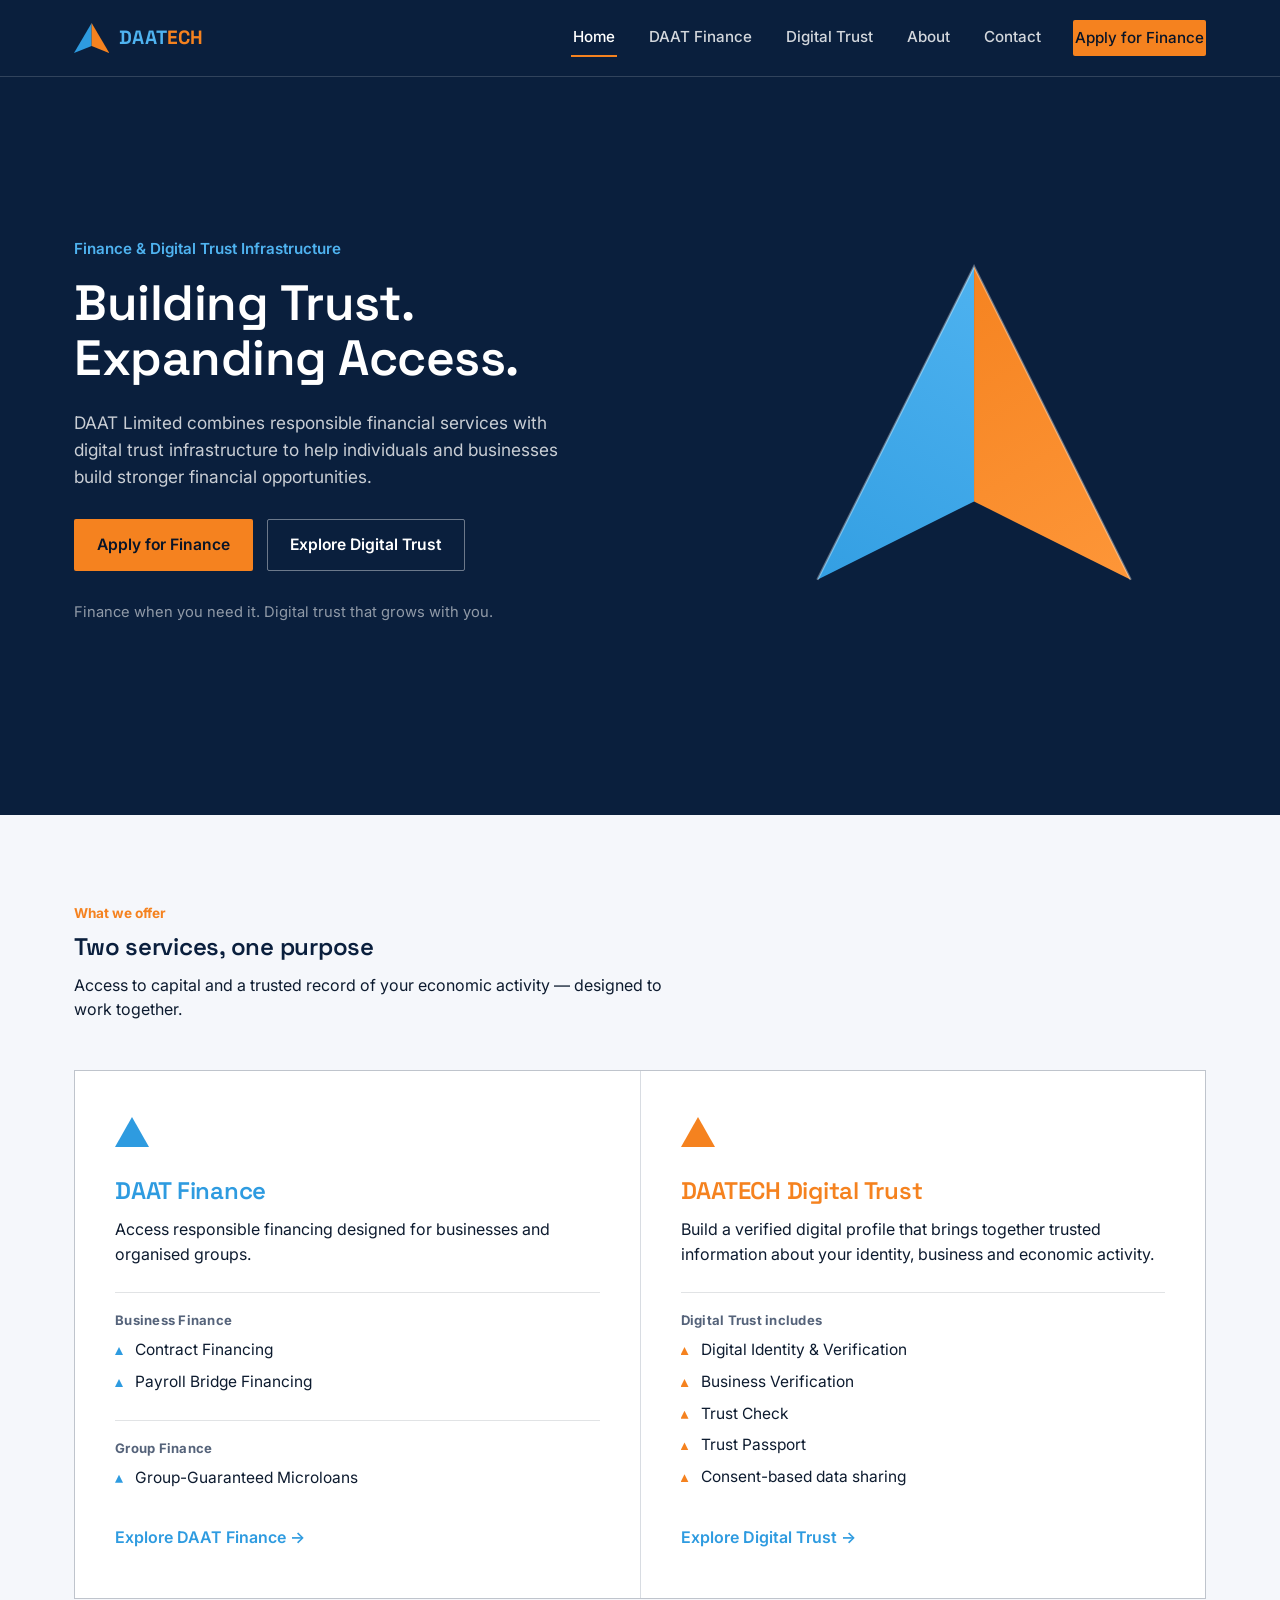
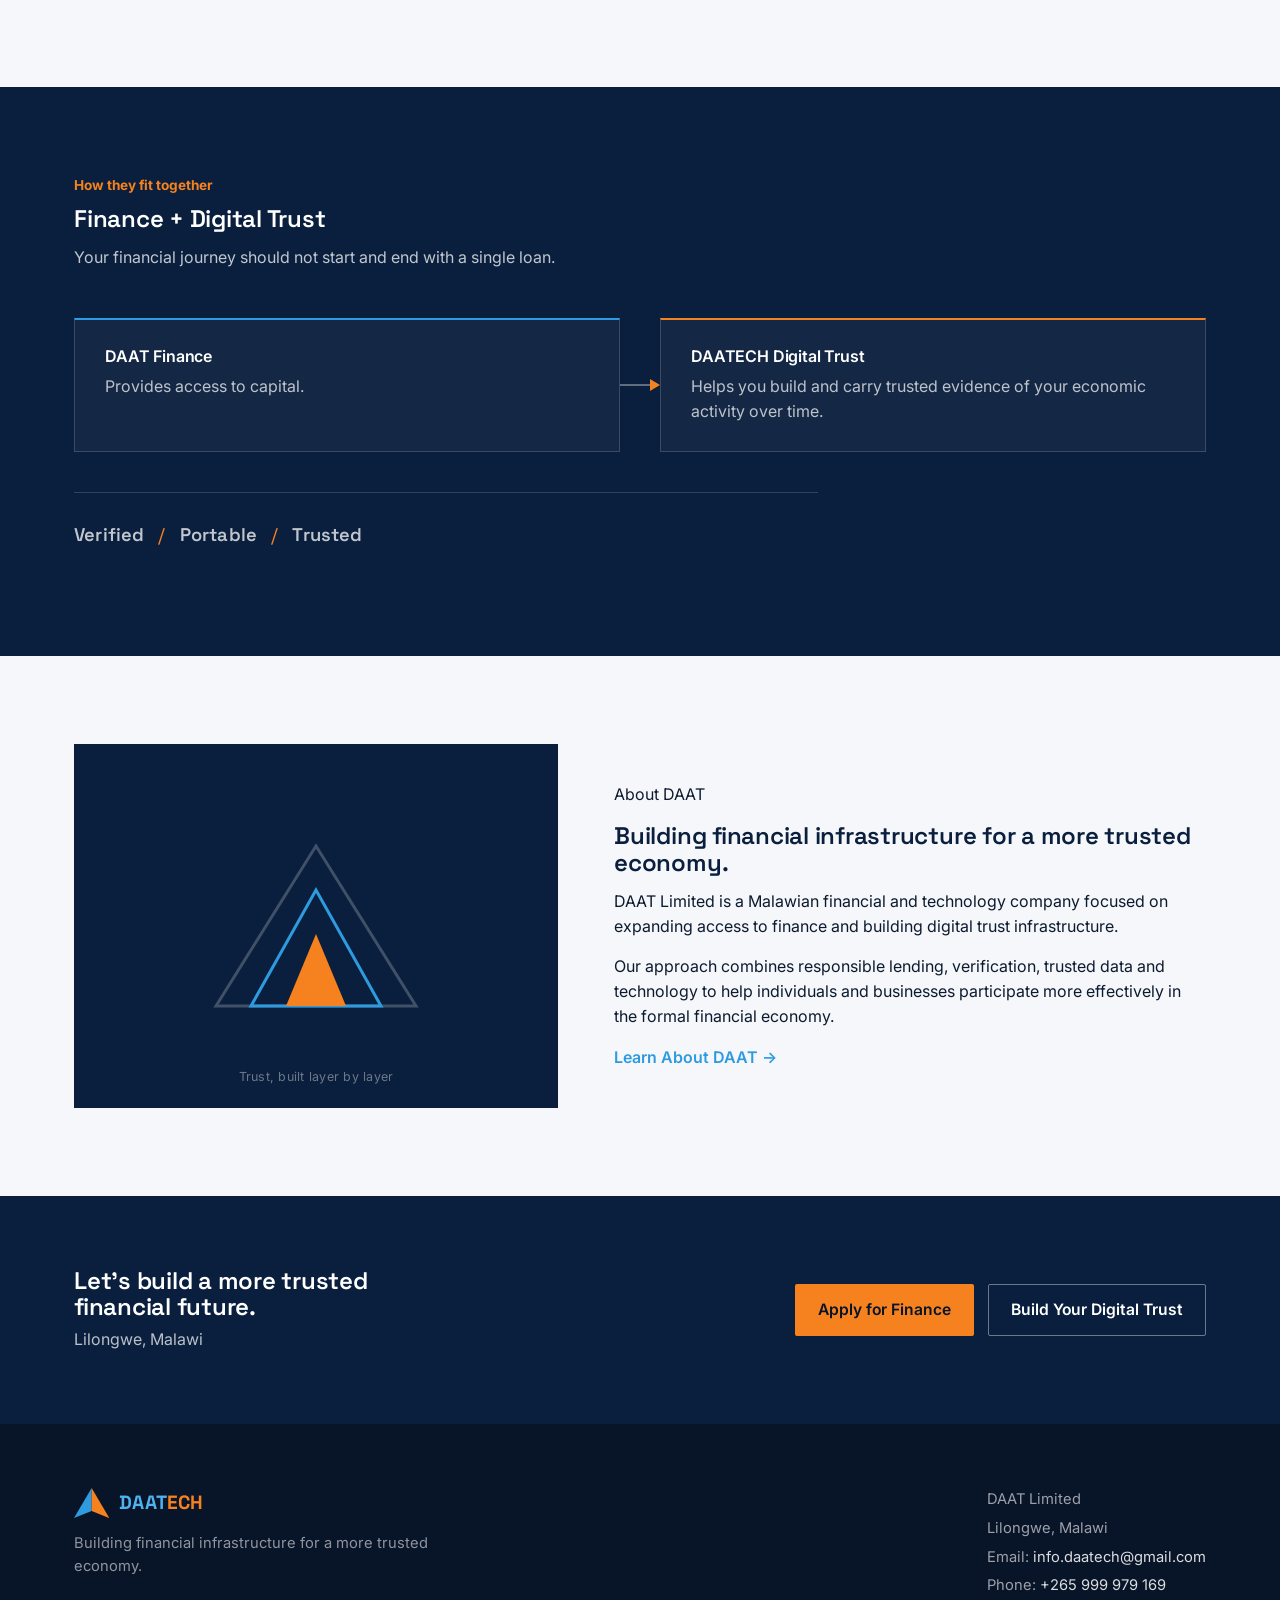
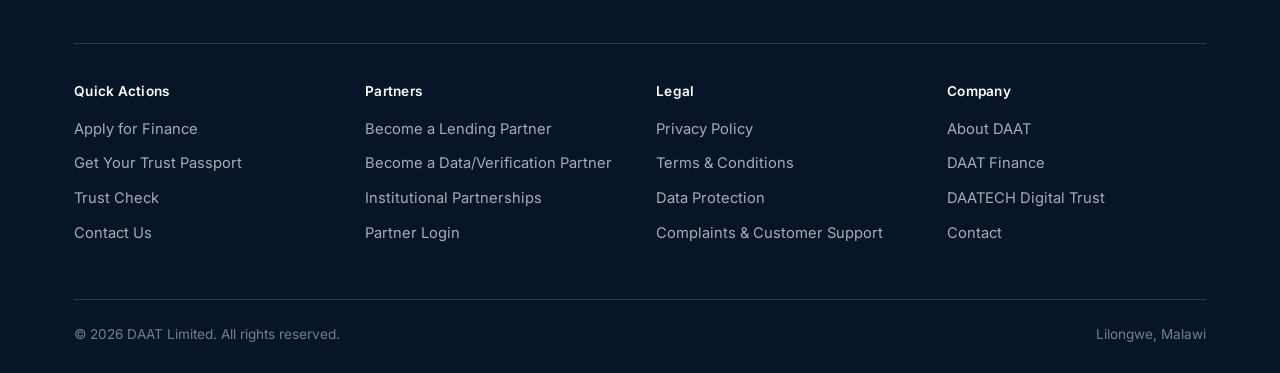
<file: index.html>
<!DOCTYPE html>
<html lang="en">
<head>
<meta charset="UTF-8">
<meta name="viewport" content="width=device-width, initial-scale=1.0">
<title>DAAT Limited — Building Trust. Expanding Access.</title>
<meta name="description" content="DAAT Limited combines responsible financial services with digital trust infrastructure to help individuals and businesses build stronger financial opportunities.">
<link rel="icon" href="favicon.svg" type="image/svg+xml">
<link rel="icon" href="favicon.ico" sizes="any">
<link rel="apple-touch-icon" href="apple-touch-icon.png">
<link rel="preconnect" href="https://fonts.googleapis.com">
<link rel="preconnect" href="https://fonts.gstatic.com" crossorigin>
<link href="https://fonts.googleapis.com/css2?family=Space+Grotesk:wght@500;600;700&family=Inter:wght@400;500;600;700&display=swap" rel="stylesheet">
<link rel="stylesheet" href="style.css">
</head>
<body>

<a class="visually-hidden" href="#main">Skip to content</a>

<header class="site-header">
  <div class="container">
    <a href="index.html" class="brand">
      <svg class="brand-mark" viewBox="0 0 40 34" xmlns="http://www.w3.org/2000/svg" aria-hidden="true"><polygon points="20,0 0,34 20,26" fill="#2E9BE0"/><polygon points="20,0 40,34 20,26" fill="#F5821F"/></svg><span class="brand-word"><span class="accent-blue">DAAT</span><span class="accent-orange">ECH</span></span>
    </a>
    <nav class="main-nav" id="main-nav">
      <a href="index.html" aria-current="page">Home</a>
      <a href="daat-finance.html">DAAT Finance</a>
      <a href="digital-trust.html">Digital Trust</a>
      <a href="about.html">About</a>
      <a href="contact.html">Contact</a>
      <a class="nav-cta" href="daat-finance.html#apply">Apply for Finance</a>
    </nav>
    <button class="nav-toggle" aria-label="Open menu" aria-expanded="false" aria-controls="main-nav">☰</button>
  </div>
</header>

<main id="main">

  <!-- 1. Hero -->
  <section class="hero">
    <div class="container">
      <div class="hero-copy">
        <p class="hero-eyebrow">Finance &amp; Digital Trust Infrastructure</p>
        <h1>Building Trust.<br>Expanding Access.</h1>
        <p class="lede">DAAT Limited combines responsible financial services with digital trust infrastructure to help individuals and businesses build stronger financial opportunities.</p>
        <div class="hero-actions">
          <a href="daat-finance.html#apply" class="btn btn-primary">Apply for Finance</a>
          <a href="digital-trust.html" class="btn btn-outline">Explore Digital Trust</a>
        </div>
        <p class="hero-foot">Finance when you need it. Digital trust that grows with you.</p>
      </div>
      <div class="hero-peak" aria-hidden="true">
        <svg viewBox="0 0 400 340" fill="none" xmlns="http://www.w3.org/2000/svg">
          <defs>
            <linearGradient id="peakGradLeft" x1="0" y1="340" x2="200" y2="0" gradientUnits="userSpaceOnUse">
              <stop stop-color="#2E9BE0"/>
              <stop offset="1" stop-color="#4FB3F0"/>
            </linearGradient>
            <linearGradient id="peakGradRight" x1="200" y1="0" x2="400" y2="340" gradientUnits="userSpaceOnUse">
              <stop stop-color="#F5821F"/>
              <stop offset="1" stop-color="#FF9A3D"/>
            </linearGradient>
          </defs>
          <polygon points="200,20 60,300 200,230" fill="url(#peakGradLeft)"/>
          <polygon points="200,20 340,300 200,230" fill="url(#peakGradRight)"/>
          <polyline class="peak-draw" points="60,300 200,20 340,300" stroke="rgba(255,255,255,0.35)" stroke-width="2" fill="none"/>
        </svg>
      </div>
    </div>
  </section>

  <!-- 2. Two Main Services -->
  <section>
    <div class="container">
      <div class="section-head">
        <p class="kicker">What we offer</p>
        <h2>Two services, one purpose</h2>
        <p>Access to capital and a trusted record of your economic activity — designed to work together.</p>
      </div>

      <div class="service-split">
        <div class="service-panel blue-line">
          <svg class="mark" viewBox="0 0 34 30"><polygon points="17,0 34,30 0,30" fill="#2E9BE0"/></svg>
          <h3 class="accent-blue">DAAT Finance</h3>
          <p>Access responsible financing designed for businesses and organised groups.</p>

          <div class="service-group">
            <h4>Business Finance</h4>
            <ul>
              <li>Contract Financing</li>
              <li>Payroll Bridge Financing</li>
            </ul>
          </div>

          <div class="service-group">
            <h4>Group Finance</h4>
            <ul>
              <li>Group-Guaranteed Microloans</li>
            </ul>
          </div>

          <a href="daat-finance.html" class="btn-link">Explore DAAT Finance →</a>
        </div>

        <div class="service-panel orange-line">
          <svg class="mark" viewBox="0 0 34 30"><polygon points="17,0 34,30 0,30" fill="#F5821F"/></svg>
          <h3 class="accent-orange">DAATECH Digital Trust</h3>
          <p>Build a verified digital profile that brings together trusted information about your identity, business and economic activity.</p>

          <div class="service-group">
            <h4>Digital Trust includes</h4>
            <ul>
              <li>Digital Identity &amp; Verification</li>
              <li>Business Verification</li>
              <li>Trust Check</li>
              <li>Trust Passport</li>
              <li>Consent-based data sharing</li>
            </ul>
          </div>

          <a href="digital-trust.html" class="btn-link">Explore Digital Trust →</a>
        </div>
      </div>
    </div>
  </section>

  <!-- 3. Finance + Digital Trust connector -->
  <section class="bg-navy">
    <div class="container">
      <div class="section-head">
        <p class="kicker" style="color:var(--orange-500)">How they fit together</p>
        <h2>Finance + Digital Trust</h2>
        <p>Your financial journey should not start and end with a single loan.</p>
      </div>

      <div class="connector">
        <div class="connector-card">
          <h4>DAAT Finance</h4>
          <p>Provides access to capital.</p>
        </div>
        <div class="connector-link">
          <svg viewBox="0 0 40 16" xmlns="http://www.w3.org/2000/svg" aria-hidden="true">
            <line x1="0" y1="8" x2="30" y2="8" stroke="rgba(255,255,255,0.35)" stroke-width="2"/>
            <polygon points="30,2 40,8 30,14" fill="#F5821F"/>
          </svg>
        </div>
        <div class="connector-card">
          <h4>DAATECH Digital Trust</h4>
          <p>Helps you build and carry trusted evidence of your economic activity over time.</p>
        </div>
      </div>

      <p class="trust-strip">Verified<span class="sep">/</span>Portable<span class="sep">/</span>Trusted</p>
    </div>
  </section>

  <!-- 4. About -->
  <section>
    <div class="container">
      <div class="about-grid">
        <div class="about-figure">
          <svg viewBox="0 0 240 200" xmlns="http://www.w3.org/2000/svg" aria-hidden="true">
            <polygon points="120,20 20,180 220,180" fill="none" stroke="rgba(255,255,255,0.22)" stroke-width="3"/>
            <polygon points="120,64 55,180 185,180" fill="none" stroke="#2E9BE0" stroke-width="3"/>
            <polygon points="120,108 90,180 150,180" fill="#F5821F"/>
          </svg>
          <span class="caption">Trust, built layer by layer</span>
        </div>
        <div>
          <p class="kicker">About DAAT</p>
          <h2>Building financial infrastructure for a more trusted economy.</h2>
          <p>DAAT Limited is a Malawian financial and technology company focused on expanding access to finance and building digital trust infrastructure.</p>
          <p>Our approach combines responsible lending, verification, trusted data and technology to help individuals and businesses participate more effectively in the formal financial economy.</p>
          <a href="about.html" class="btn-link">Learn About DAAT →</a>
        </div>
      </div>
    </div>
  </section>

  <!-- 5. Contact / CTA -->
  <section class="cta-band">
    <div class="container">
      <div>
        <h2>Let's build a more trusted financial future.</h2>
        <p>Lilongwe, Malawi</p>
      </div>
      <div class="cta-band-actions">
        <a href="daat-finance.html#apply" class="btn btn-primary">Apply for Finance</a>
        <a href="digital-trust.html#trust-passport" class="btn btn-outline">Build Your Digital Trust</a>
      </div>
    </div>
  </section>

</main>

<footer class="site-footer">
  <div class="container">
    <div class="footer-intro">
      <div class="footer-brand">
        <a href="index.html" class="brand"><svg class="brand-mark" viewBox="0 0 40 34" xmlns="http://www.w3.org/2000/svg" aria-hidden="true"><polygon points="20,0 0,34 20,26" fill="#2E9BE0"/><polygon points="20,0 40,34 20,26" fill="#F5821F"/></svg><span class="brand-word"><span class="accent-blue">DAAT</span><span class="accent-orange">ECH</span></span></a>
        <p>Building financial infrastructure for a more trusted economy.</p>
      </div>
      <div class="footer-contact">
        <p>DAAT Limited</p>
        <p>Lilongwe, Malawi</p>
        <p>Email: <a href="mailto:info.daatech@gmail.com">info.daatech@gmail.com</a></p>
        <p>Phone: <a href="tel:+265999979169">+265 999 979 169</a></p>
      </div>
    </div>

    <div class="footer-columns">
      <div class="footer-col">
        <h4>Quick Actions</h4>
        <ul>
          <li><a href="daat-finance.html#apply">Apply for Finance</a></li>
          <li><a href="digital-trust.html#trust-passport">Get Your Trust Passport</a></li>
          <li><a href="digital-trust.html#trust-check">Trust Check</a></li>
          <li><a href="contact.html">Contact Us</a></li>
        </ul>
      </div>
      <div class="footer-col">
        <h4>Partners</h4>
        <ul>
          <li><a href="contact.html">Become a Lending Partner</a></li>
          <li><a href="contact.html">Become a Data/Verification Partner</a></li>
          <li><a href="contact.html">Institutional Partnerships</a></li>
          <li><a href="contact.html">Partner Login</a></li>
        </ul>
      </div>
      <div class="footer-col">
        <h4>Legal</h4>
        <ul>
          <li><a href="privacy-policy.html">Privacy Policy</a></li>
          <li><a href="terms-conditions.html">Terms &amp; Conditions</a></li>
          <li><a href="data-protection.html">Data Protection</a></li>
          <li><a href="complaints-support.html">Complaints &amp; Customer Support</a></li>
        </ul>
      </div>
      <div class="footer-col">
        <h4>Company</h4>
        <ul>
          <li><a href="about.html">About DAAT</a></li>
          <li><a href="daat-finance.html">DAAT Finance</a></li>
          <li><a href="digital-trust.html">DAATECH Digital Trust</a></li>
          <li><a href="contact.html">Contact</a></li>
        </ul>
      </div>
    </div>

    <div class="footer-bottom">
      <span>© <span id="year"></span> DAAT Limited. All rights reserved.</span>
      <span>Lilongwe, Malawi</span>
    </div>
  </div>
</footer>

<script src="main.js"></script>
<script>document.getElementById('year').textContent = new Date().getFullYear();</script>
</body>
</html>
</file>
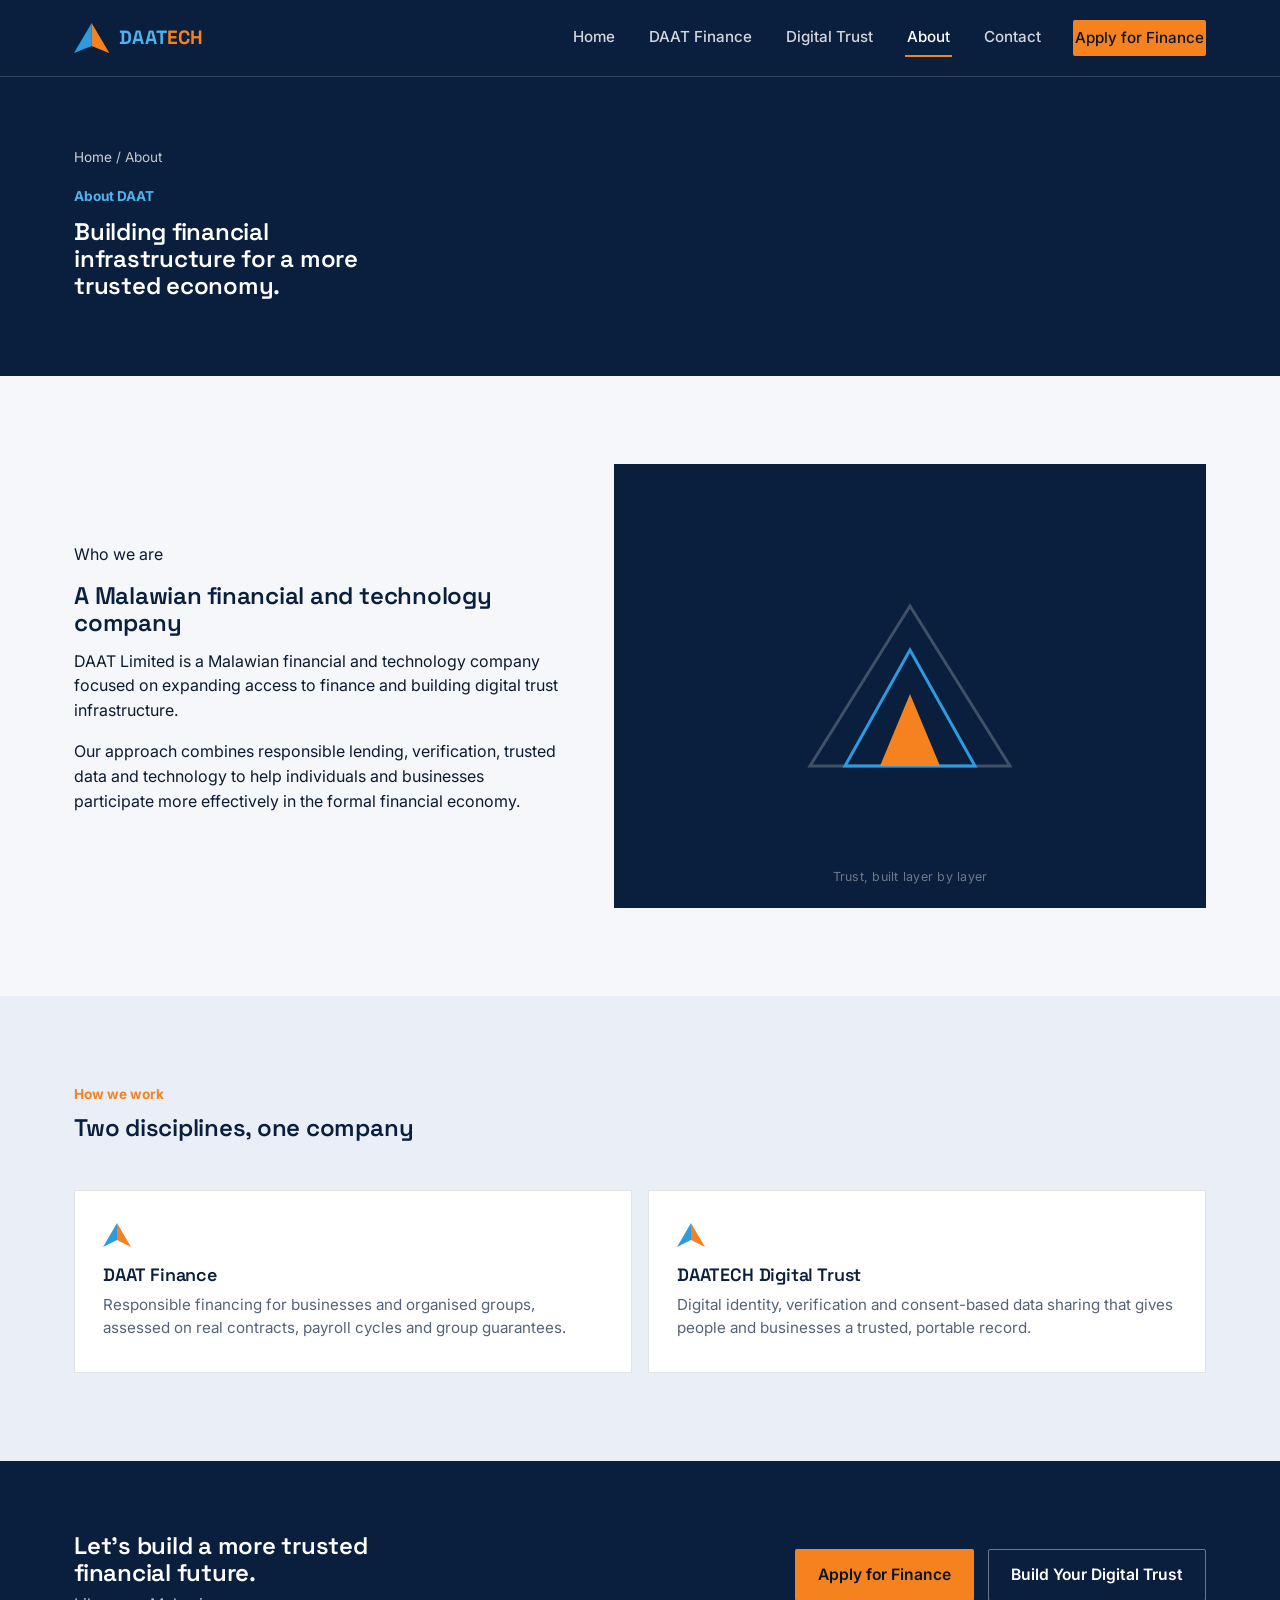
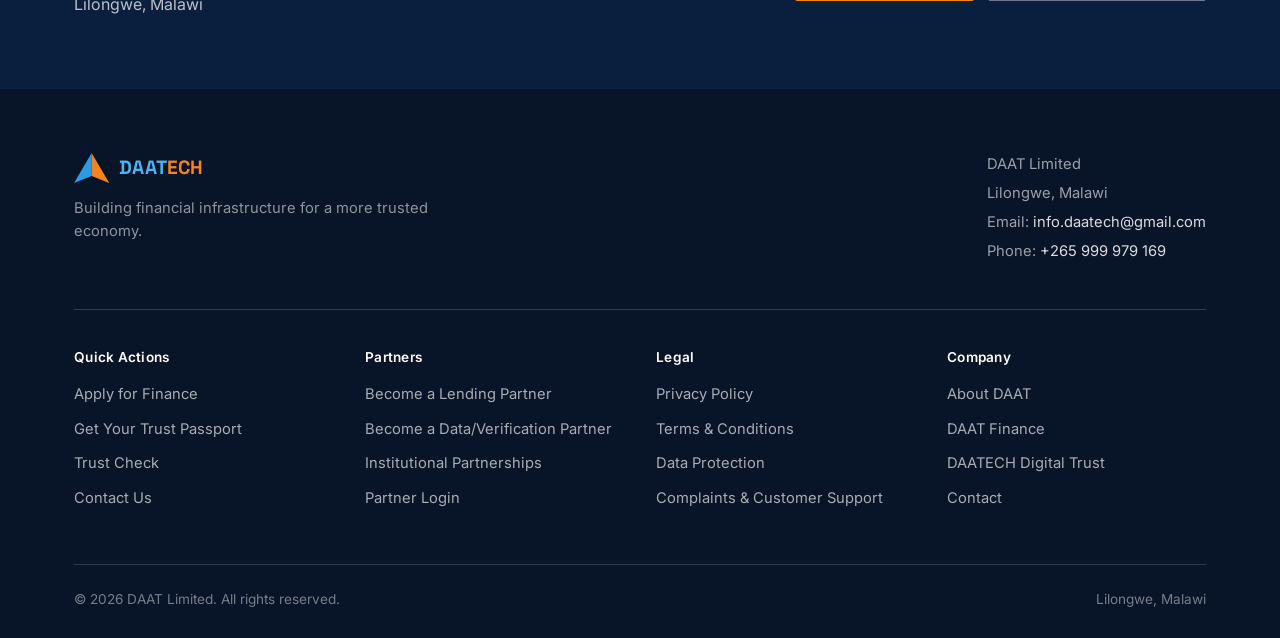
<file: about.html>
<!DOCTYPE html>
<html lang="en">
<head>
<meta charset="UTF-8">
<meta name="viewport" content="width=device-width, initial-scale=1.0">
<title>About DAAT — A Malawian Finance &amp; Digital Trust Company</title>
<meta name="description" content="DAAT Limited is a Malawian financial and technology company focused on expanding access to finance and building digital trust infrastructure.">
<link rel="icon" href="favicon.svg" type="image/svg+xml">
<link rel="icon" href="favicon.ico" sizes="any">
<link rel="apple-touch-icon" href="apple-touch-icon.png">
<link rel="preconnect" href="https://fonts.googleapis.com">
<link rel="preconnect" href="https://fonts.gstatic.com" crossorigin>
<link href="https://fonts.googleapis.com/css2?family=Space+Grotesk:wght@500;600;700&family=Inter:wght@400;500;600;700&display=swap" rel="stylesheet">
<link rel="stylesheet" href="style.css">
</head>
<body>

<a class="visually-hidden" href="#main">Skip to content</a>

<header class="site-header">
  <div class="container">
    <a href="index.html" class="brand">
      <svg class="brand-mark" viewBox="0 0 40 34" xmlns="http://www.w3.org/2000/svg" aria-hidden="true"><polygon points="20,0 0,34 20,26" fill="#2E9BE0"/><polygon points="20,0 40,34 20,26" fill="#F5821F"/></svg><span class="brand-word"><span class="accent-blue">DAAT</span><span class="accent-orange">ECH</span></span>
    </a>
    <nav class="main-nav" id="main-nav">
      <a href="index.html">Home</a>
      <a href="daat-finance.html">DAAT Finance</a>
      <a href="digital-trust.html">Digital Trust</a>
      <a href="about.html" aria-current="page">About</a>
      <a href="contact.html">Contact</a>
      <a class="nav-cta" href="daat-finance.html#apply">Apply for Finance</a>
    </nav>
    <button class="nav-toggle" aria-label="Open menu" aria-expanded="false" aria-controls="main-nav">☰</button>
  </div>
</header>

<main id="main">

  <section class="page-hero">
    <div class="container">
      <p class="breadcrumb"><a href="index.html">Home</a> / About</p>
      <p class="kicker">About DAAT</p>
      <h1>Building financial infrastructure for a more trusted economy.</h1>
    </div>
  </section>

  <section>
    <div class="container">
      <div class="about-grid">
        <div>
          <p class="kicker">Who we are</p>
          <h2>A Malawian financial and technology company</h2>
          <p>DAAT Limited is a Malawian financial and technology company focused on expanding access to finance and building digital trust infrastructure.</p>
          <p>Our approach combines responsible lending, verification, trusted data and technology to help individuals and businesses participate more effectively in the formal financial economy.</p>
        </div>
        <div class="about-figure">
          <svg viewBox="0 0 240 200" xmlns="http://www.w3.org/2000/svg" aria-hidden="true">
            <polygon points="120,20 20,180 220,180" fill="none" stroke="rgba(255,255,255,0.22)" stroke-width="3"/>
            <polygon points="120,64 55,180 185,180" fill="none" stroke="#2E9BE0" stroke-width="3"/>
            <polygon points="120,108 90,180 150,180" fill="#F5821F"/>
          </svg>
          <span class="caption">Trust, built layer by layer</span>
        </div>
      </div>
    </div>
  </section>

  <section class="bg-paper-dim">
    <div class="container">
      <div class="section-head">
        <p class="kicker">How we work</p>
        <h2>Two disciplines, one company</h2>
      </div>
      <div class="card-grid cols-2">
        <div class="feature-card">
          <svg class="tri" viewBox="0 0 28 24" xmlns="http://www.w3.org/2000/svg" aria-hidden="true"><polygon points="14,0 0,24 14,17" fill="#2E9BE0"/><polygon points="14,0 28,24 14,17" fill="#F5821F"/></svg>
          <h3>DAAT Finance</h3>
          <p>Responsible financing for businesses and organised groups, assessed on real contracts, payroll cycles and group guarantees.</p>
        </div>
        <div class="feature-card">
          <svg class="tri" viewBox="0 0 28 24" xmlns="http://www.w3.org/2000/svg" aria-hidden="true"><polygon points="14,0 0,24 14,17" fill="#2E9BE0"/><polygon points="14,0 28,24 14,17" fill="#F5821F"/></svg>
          <h3>DAATECH Digital Trust</h3>
          <p>Digital identity, verification and consent-based data sharing that gives people and businesses a trusted, portable record.</p>
        </div>
      </div>
    </div>
  </section>

  <section class="cta-band">
    <div class="container">
      <div>
        <h2>Let's build a more trusted financial future.</h2>
        <p>Lilongwe, Malawi</p>
      </div>
      <div class="cta-band-actions">
        <a href="daat-finance.html#apply" class="btn btn-primary">Apply for Finance</a>
        <a href="digital-trust.html" class="btn btn-outline">Build Your Digital Trust</a>
      </div>
    </div>
  </section>

</main>

<footer class="site-footer">
  <div class="container">
    <div class="footer-intro">
      <div class="footer-brand">
        <a href="index.html" class="brand"><svg class="brand-mark" viewBox="0 0 40 34" xmlns="http://www.w3.org/2000/svg" aria-hidden="true"><polygon points="20,0 0,34 20,26" fill="#2E9BE0"/><polygon points="20,0 40,34 20,26" fill="#F5821F"/></svg><span class="brand-word"><span class="accent-blue">DAAT</span><span class="accent-orange">ECH</span></span></a>
        <p>Building financial infrastructure for a more trusted economy.</p>
      </div>
      <div class="footer-contact">
        <p>DAAT Limited</p>
        <p>Lilongwe, Malawi</p>
        <p>Email: <a href="mailto:info.daatech@gmail.com">info.daatech@gmail.com</a></p>
        <p>Phone: <a href="tel:+265999979169">+265 999 979 169</a></p>
      </div>
    </div>

    <div class="footer-columns">
      <div class="footer-col">
        <h4>Quick Actions</h4>
        <ul>
          <li><a href="daat-finance.html#apply">Apply for Finance</a></li>
          <li><a href="digital-trust.html#trust-passport">Get Your Trust Passport</a></li>
          <li><a href="digital-trust.html#trust-check">Trust Check</a></li>
          <li><a href="contact.html">Contact Us</a></li>
        </ul>
      </div>
      <div class="footer-col">
        <h4>Partners</h4>
        <ul>
          <li><a href="contact.html">Become a Lending Partner</a></li>
          <li><a href="contact.html">Become a Data/Verification Partner</a></li>
          <li><a href="contact.html">Institutional Partnerships</a></li>
          <li><a href="contact.html">Partner Login</a></li>
        </ul>
      </div>
      <div class="footer-col">
        <h4>Legal</h4>
        <ul>
          <li><a href="privacy-policy.html">Privacy Policy</a></li>
          <li><a href="terms-conditions.html">Terms &amp; Conditions</a></li>
          <li><a href="data-protection.html">Data Protection</a></li>
          <li><a href="complaints-support.html">Complaints &amp; Customer Support</a></li>
        </ul>
      </div>
      <div class="footer-col">
        <h4>Company</h4>
        <ul>
          <li><a href="about.html">About DAAT</a></li>
          <li><a href="daat-finance.html">DAAT Finance</a></li>
          <li><a href="digital-trust.html">DAATECH Digital Trust</a></li>
          <li><a href="contact.html">Contact</a></li>
        </ul>
      </div>
    </div>

    <div class="footer-bottom">
      <span>© <span id="year"></span> DAAT Limited. All rights reserved.</span>
      <span>Lilongwe, Malawi</span>
    </div>
  </div>
</footer>

<script src="main.js"></script>
<script>document.getElementById('year').textContent = new Date().getFullYear();</script>
</body>
</html>
</file>
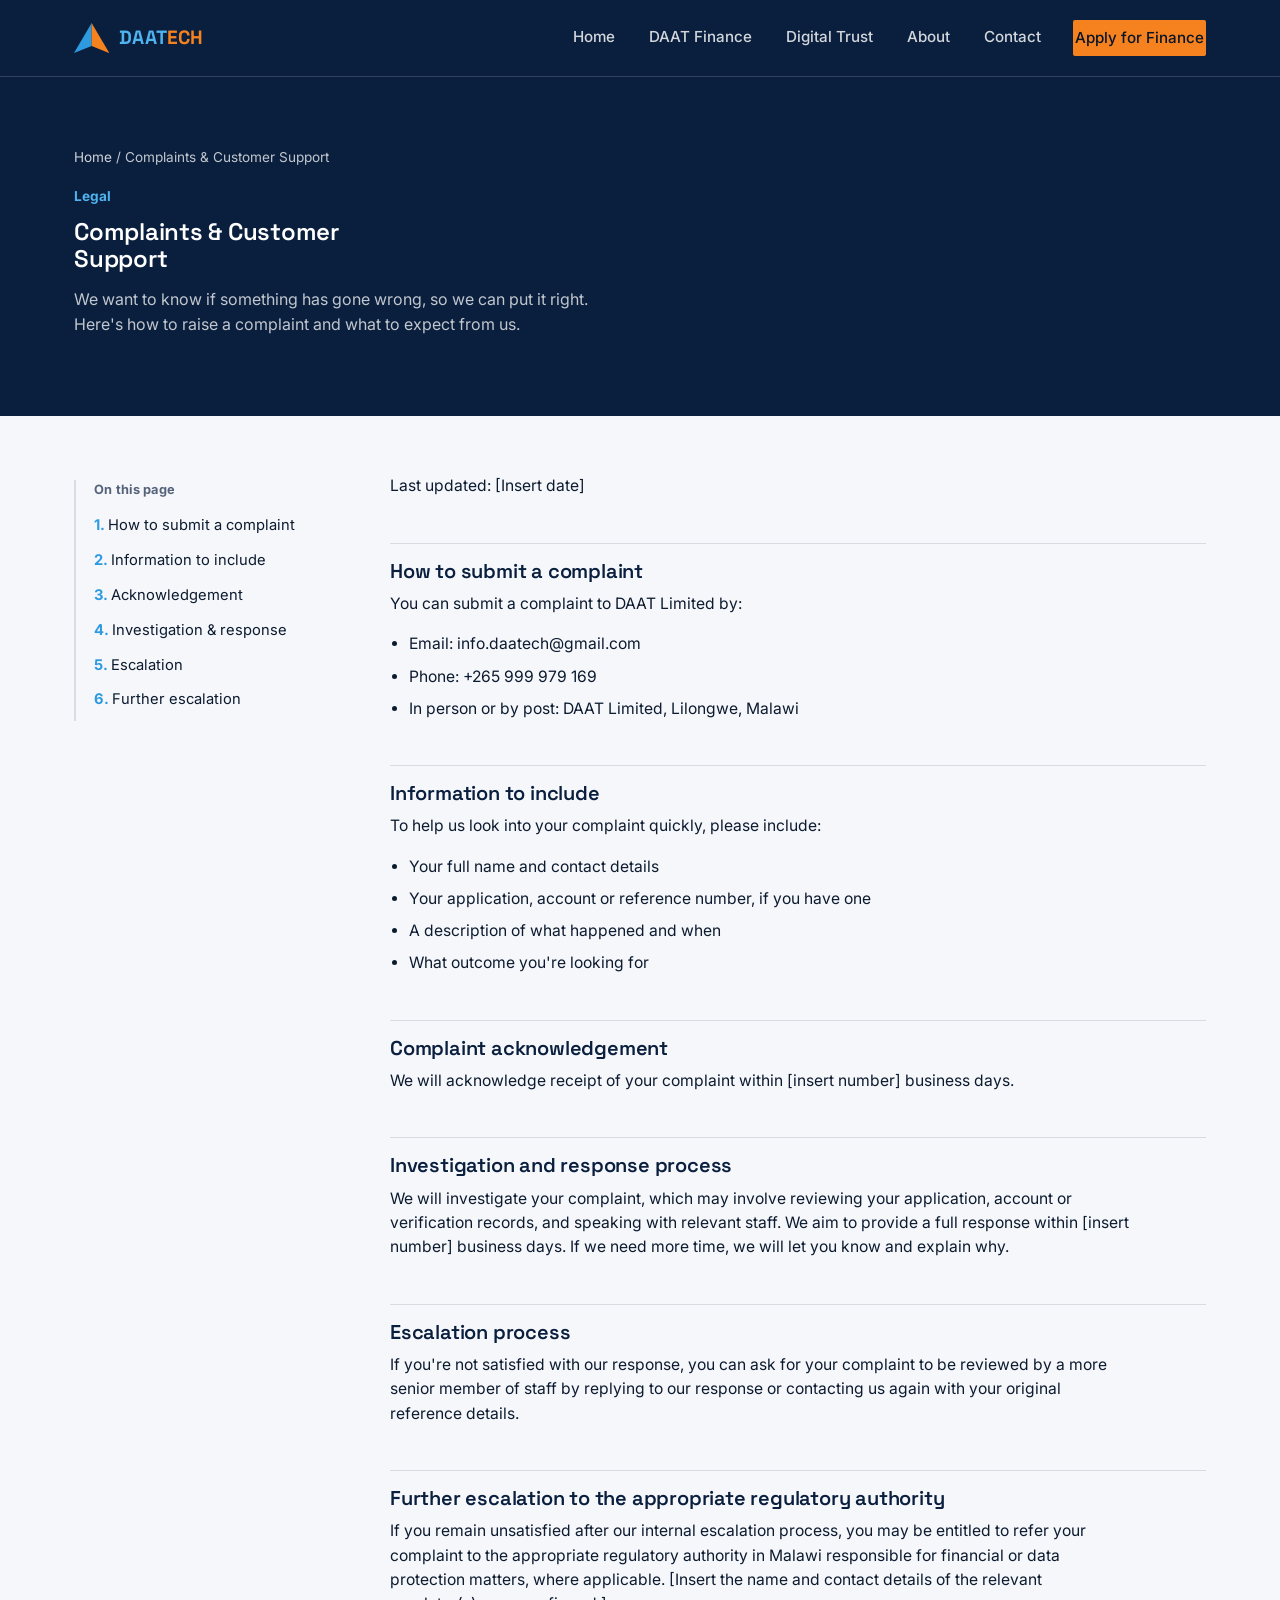
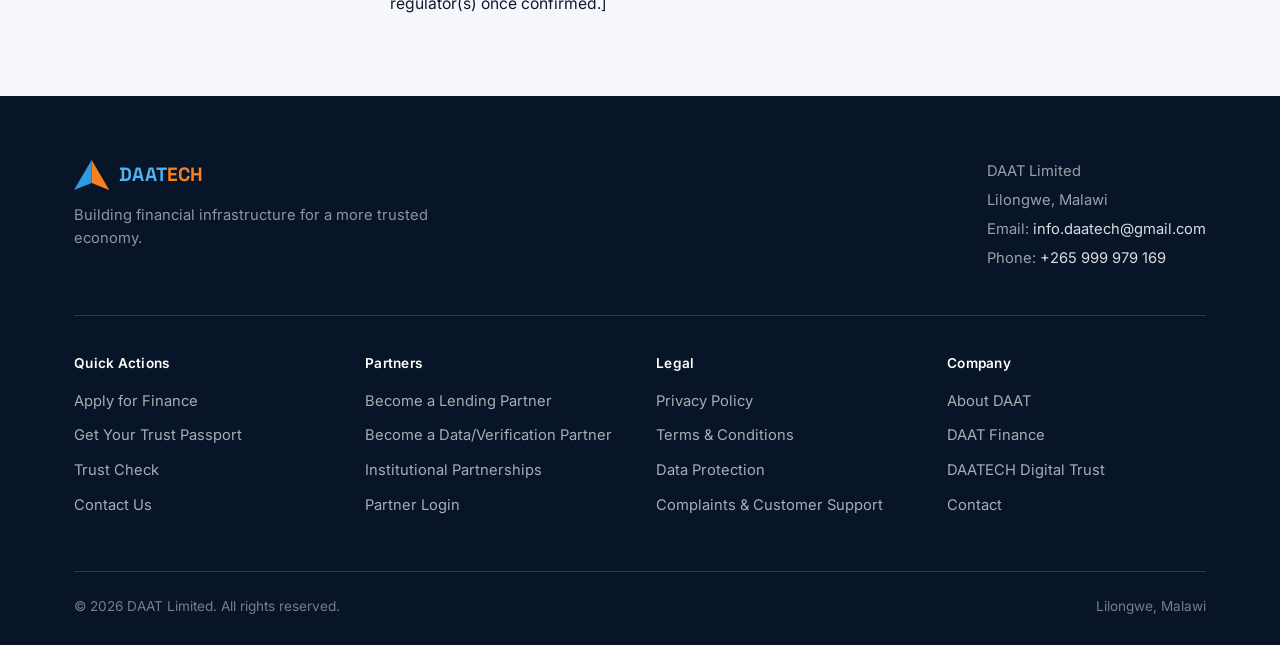
<file: complaints-support.html>
<!DOCTYPE html>
<html lang="en">
<head>
<meta charset="UTF-8">
<meta name="viewport" content="width=device-width, initial-scale=1.0">
<title>Complaints &amp; Customer Support | DAAT Limited</title>
<meta name="description" content="How to submit a complaint to DAAT Limited, what happens next, and how to escalate if you're not satisfied with the outcome.">
<link rel="icon" href="favicon.svg" type="image/svg+xml">
<link rel="icon" href="favicon.ico" sizes="any">
<link rel="apple-touch-icon" href="apple-touch-icon.png">
<link rel="preconnect" href="https://fonts.googleapis.com">
<link rel="preconnect" href="https://fonts.gstatic.com" crossorigin>
<link href="https://fonts.googleapis.com/css2?family=Space+Grotesk:wght@500;600;700&family=Inter:wght@400;500;600;700&display=swap" rel="stylesheet">
<link rel="stylesheet" href="style.css">
</head>
<body>

<a class="visually-hidden" href="#main">Skip to content</a>

<header class="site-header">
  <div class="container">
    <a href="index.html" class="brand">
      <svg class="brand-mark" viewBox="0 0 40 34" xmlns="http://www.w3.org/2000/svg" aria-hidden="true"><polygon points="20,0 0,34 20,26" fill="#2E9BE0"/><polygon points="20,0 40,34 20,26" fill="#F5821F"/></svg><span class="brand-word"><span class="accent-blue">DAAT</span><span class="accent-orange">ECH</span></span>
    </a>
    <nav class="main-nav" id="main-nav">
      <a href="index.html">Home</a>
      <a href="daat-finance.html">DAAT Finance</a>
      <a href="digital-trust.html">Digital Trust</a>
      <a href="about.html">About</a>
      <a href="contact.html">Contact</a>
      <a class="nav-cta" href="daat-finance.html#apply">Apply for Finance</a>
    </nav>
    <button class="nav-toggle" aria-label="Open menu" aria-expanded="false" aria-controls="main-nav">☰</button>
  </div>
</header>

<main id="main">

  <section class="page-hero">
    <div class="container">
      <p class="breadcrumb"><a href="index.html">Home</a> / Complaints &amp; Customer Support</p>
      <p class="kicker">Legal</p>
      <h1>Complaints &amp; Customer Support</h1>
      <p>We want to know if something has gone wrong, so we can put it right. Here's how to raise a complaint and what to expect from us.</p>
    </div>
  </section>

  <section class="tight">
    <div class="container">
      <div class="legal-layout">
        <aside class="legal-toc">
          <p>On this page</p>
          <ol>
            <li><a href="#submit">How to submit a complaint</a></li>
            <li><a href="#include">Information to include</a></li>
            <li><a href="#ack">Acknowledgement</a></li>
            <li><a href="#process">Investigation &amp; response</a></li>
            <li><a href="#escalation">Escalation</a></li>
            <li><a href="#regulator">Further escalation</a></li>
          </ol>
        </aside>

        <div class="legal-body">
          <p class="legal-updated">Last updated: [Insert date]</p>

          <h2 id="submit">How to submit a complaint</h2>
          <p>You can submit a complaint to DAAT Limited by:</p>
          <ul>
            <li>Email: <a href="mailto:info.daatech@gmail.com">info.daatech@gmail.com</a></li>
            <li>Phone: <a href="tel:+265999979169">+265 999 979 169</a></li>
            <li>In person or by post: DAAT Limited, Lilongwe, Malawi</li>
          </ul>

          <h2 id="include">Information to include</h2>
          <p>To help us look into your complaint quickly, please include:</p>
          <ul>
            <li>Your full name and contact details</li>
            <li>Your application, account or reference number, if you have one</li>
            <li>A description of what happened and when</li>
            <li>What outcome you're looking for</li>
          </ul>

          <h2 id="ack">Complaint acknowledgement</h2>
          <p>We will acknowledge receipt of your complaint within [insert number] business days.</p>

          <h2 id="process">Investigation and response process</h2>
          <p>We will investigate your complaint, which may involve reviewing your application, account or verification records, and speaking with relevant staff. We aim to provide a full response within [insert number] business days. If we need more time, we will let you know and explain why.</p>

          <h2 id="escalation">Escalation process</h2>
          <p>If you're not satisfied with our response, you can ask for your complaint to be reviewed by a more senior member of staff by replying to our response or contacting us again with your original reference details.</p>

          <h2 id="regulator">Further escalation to the appropriate regulatory authority</h2>
          <p>If you remain unsatisfied after our internal escalation process, you may be entitled to refer your complaint to the appropriate regulatory authority in Malawi responsible for financial or data protection matters, where applicable. [Insert the name and contact details of the relevant regulator(s) once confirmed.]</p>
        </div>
      </div>
    </div>
  </section>

</main>

<footer class="site-footer">
  <div class="container">
    <div class="footer-intro">
      <div class="footer-brand">
        <a href="index.html" class="brand"><svg class="brand-mark" viewBox="0 0 40 34" xmlns="http://www.w3.org/2000/svg" aria-hidden="true"><polygon points="20,0 0,34 20,26" fill="#2E9BE0"/><polygon points="20,0 40,34 20,26" fill="#F5821F"/></svg><span class="brand-word"><span class="accent-blue">DAAT</span><span class="accent-orange">ECH</span></span></a>
        <p>Building financial infrastructure for a more trusted economy.</p>
      </div>
      <div class="footer-contact">
        <p>DAAT Limited</p>
        <p>Lilongwe, Malawi</p>
        <p>Email: <a href="mailto:info.daatech@gmail.com">info.daatech@gmail.com</a></p>
        <p>Phone: <a href="tel:+265999979169">+265 999 979 169</a></p>
      </div>
    </div>

    <div class="footer-columns">
      <div class="footer-col">
        <h4>Quick Actions</h4>
        <ul>
          <li><a href="daat-finance.html#apply">Apply for Finance</a></li>
          <li><a href="digital-trust.html#trust-passport">Get Your Trust Passport</a></li>
          <li><a href="digital-trust.html#trust-check">Trust Check</a></li>
          <li><a href="contact.html">Contact Us</a></li>
        </ul>
      </div>
      <div class="footer-col">
        <h4>Partners</h4>
        <ul>
          <li><a href="contact.html">Become a Lending Partner</a></li>
          <li><a href="contact.html">Become a Data/Verification Partner</a></li>
          <li><a href="contact.html">Institutional Partnerships</a></li>
          <li><a href="contact.html">Partner Login</a></li>
        </ul>
      </div>
      <div class="footer-col">
        <h4>Legal</h4>
        <ul>
          <li><a href="privacy-policy.html">Privacy Policy</a></li>
          <li><a href="terms-conditions.html">Terms &amp; Conditions</a></li>
          <li><a href="data-protection.html">Data Protection</a></li>
          <li><a href="complaints-support.html" aria-current="page">Complaints &amp; Customer Support</a></li>
        </ul>
      </div>
      <div class="footer-col">
        <h4>Company</h4>
        <ul>
          <li><a href="about.html">About DAAT</a></li>
          <li><a href="daat-finance.html">DAAT Finance</a></li>
          <li><a href="digital-trust.html">DAATECH Digital Trust</a></li>
          <li><a href="contact.html">Contact</a></li>
        </ul>
      </div>
    </div>

    <div class="footer-bottom">
      <span>© <span id="year"></span> DAAT Limited. All rights reserved.</span>
      <span>Lilongwe, Malawi</span>
    </div>
  </div>
</footer>

<script src="main.js"></script>
<script>document.getElementById('year').textContent = new Date().getFullYear();</script>
</body>
</html>
</file>
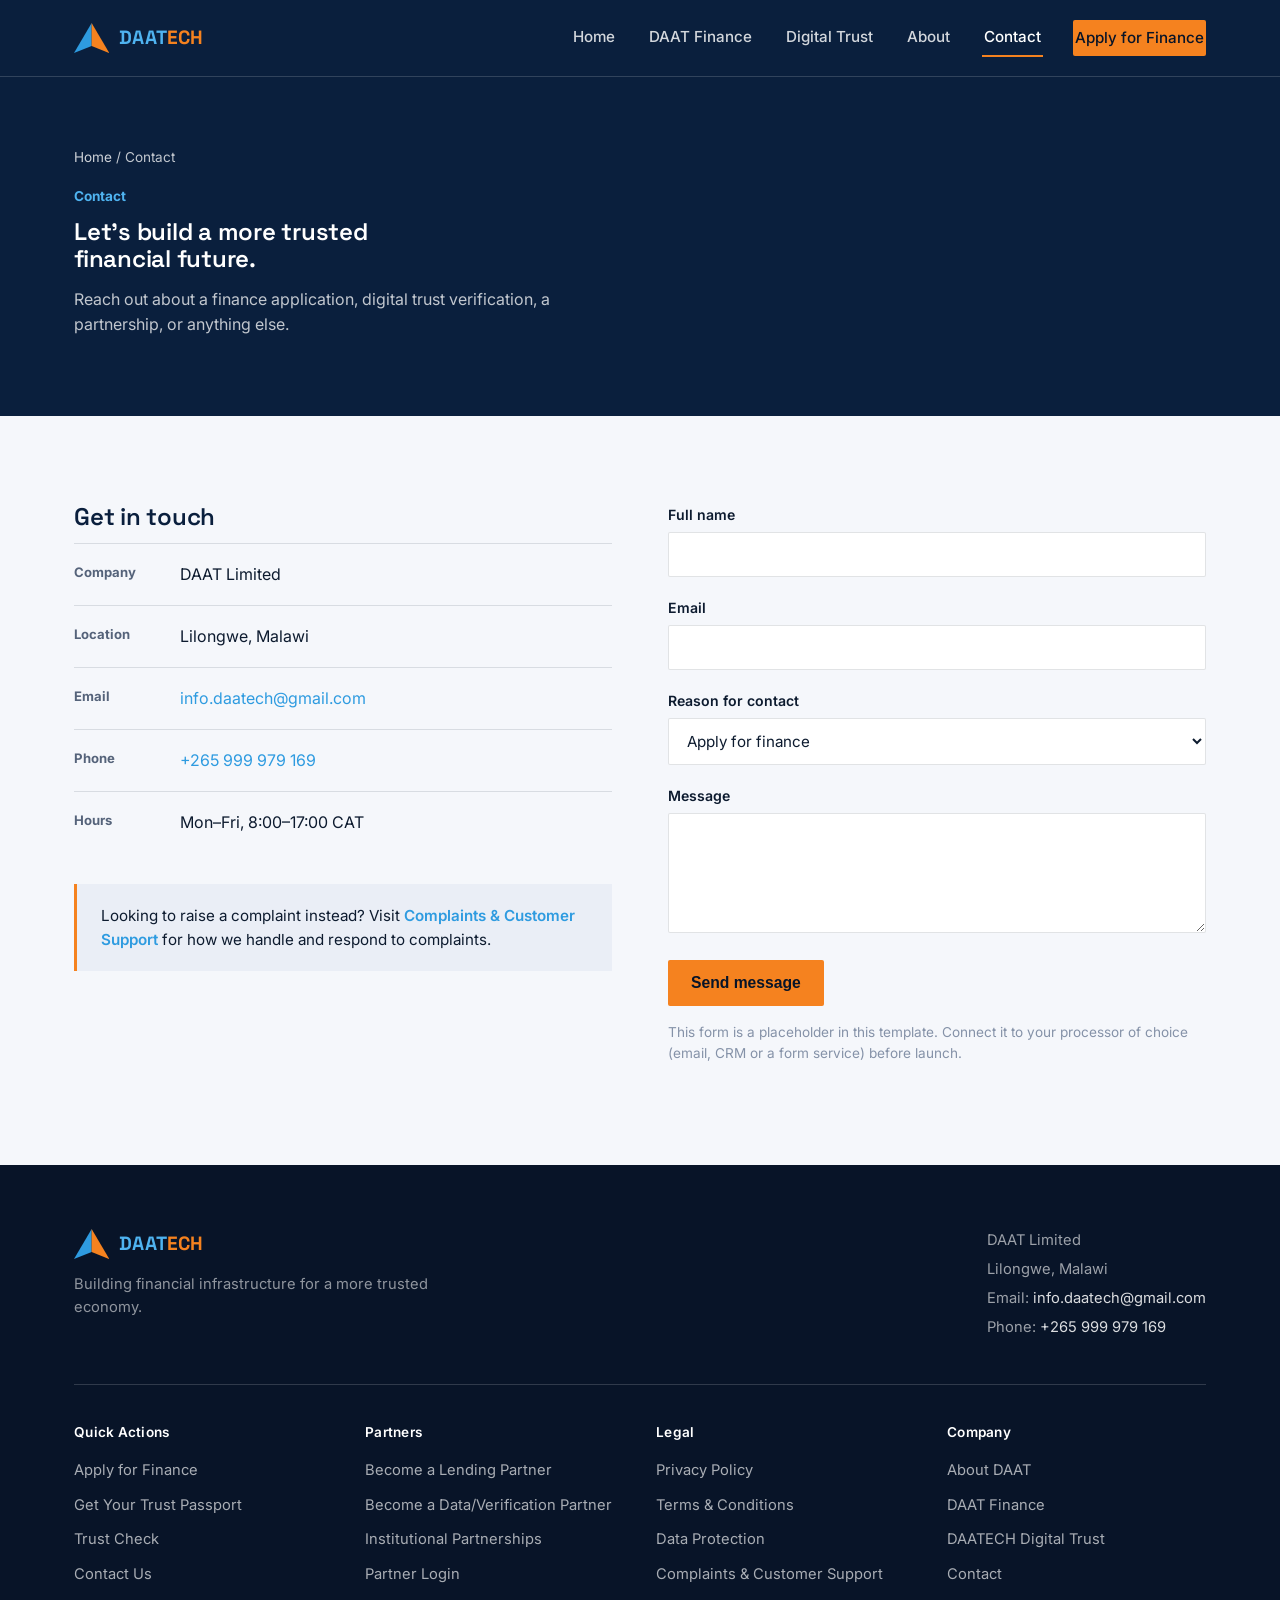
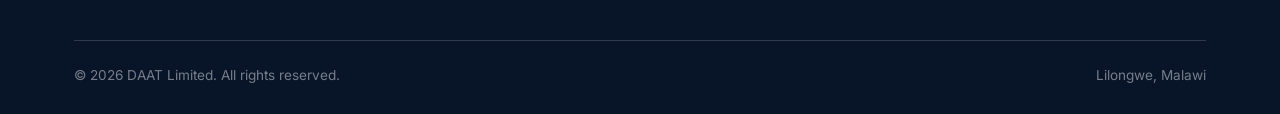
<file: contact.html>
<!DOCTYPE html>
<html lang="en">
<head>
<meta charset="UTF-8">
<meta name="viewport" content="width=device-width, initial-scale=1.0">
<title>Contact DAAT Limited — Lilongwe, Malawi</title>
<meta name="description" content="Get in touch with DAAT Limited in Lilongwe, Malawi — for finance applications, digital trust, partnerships or general enquiries.">
<link rel="icon" href="favicon.svg" type="image/svg+xml">
<link rel="icon" href="favicon.ico" sizes="any">
<link rel="apple-touch-icon" href="apple-touch-icon.png">
<link rel="preconnect" href="https://fonts.googleapis.com">
<link rel="preconnect" href="https://fonts.gstatic.com" crossorigin>
<link href="https://fonts.googleapis.com/css2?family=Space+Grotesk:wght@500;600;700&family=Inter:wght@400;500;600;700&display=swap" rel="stylesheet">
<link rel="stylesheet" href="style.css">
</head>
<body>

<a class="visually-hidden" href="#main">Skip to content</a>

<header class="site-header">
  <div class="container">
    <a href="index.html" class="brand">
      <svg class="brand-mark" viewBox="0 0 40 34" xmlns="http://www.w3.org/2000/svg" aria-hidden="true"><polygon points="20,0 0,34 20,26" fill="#2E9BE0"/><polygon points="20,0 40,34 20,26" fill="#F5821F"/></svg><span class="brand-word"><span class="accent-blue">DAAT</span><span class="accent-orange">ECH</span></span>
    </a>
    <nav class="main-nav" id="main-nav">
      <a href="index.html">Home</a>
      <a href="daat-finance.html">DAAT Finance</a>
      <a href="digital-trust.html">Digital Trust</a>
      <a href="about.html">About</a>
      <a href="contact.html" aria-current="page">Contact</a>
      <a class="nav-cta" href="daat-finance.html#apply">Apply for Finance</a>
    </nav>
    <button class="nav-toggle" aria-label="Open menu" aria-expanded="false" aria-controls="main-nav">☰</button>
  </div>
</header>

<main id="main">

  <section class="page-hero">
    <div class="container">
      <p class="breadcrumb"><a href="index.html">Home</a> / Contact</p>
      <p class="kicker">Contact</p>
      <h1>Let's build a more trusted financial future.</h1>
      <p>Reach out about a finance application, digital trust verification, a partnership, or anything else.</p>
    </div>
  </section>

  <section>
    <div class="container">
      <div class="contact-grid">
        <div>
          <h2>Get in touch</h2>
          <div class="contact-detail">
            <span class="label">Company</span>
            <span class="value">DAAT Limited</span>
          </div>
          <div class="contact-detail">
            <span class="label">Location</span>
            <span class="value">Lilongwe, Malawi</span>
          </div>
          <div class="contact-detail">
            <span class="label">Email</span>
            <span class="value"><a href="mailto:info.daatech@gmail.com">info.daatech@gmail.com</a></span>
          </div>
          <div class="contact-detail">
            <span class="label">Phone</span>
            <span class="value"><a href="tel:+265999979169">+265 999 979 169</a></span>
          </div>
          <div class="contact-detail">
            <span class="label">Hours</span>
            <span class="value">Mon–Fri, 8:00–17:00 CAT</span>
          </div>

          <div class="note-box" style="margin-top:32px;">
            <p>Looking to raise a complaint instead? Visit <a href="complaints-support.html" class="btn-link">Complaints &amp; Customer Support</a> for how we handle and respond to complaints.</p>
          </div>
        </div>

        <form action="#" method="post">
          <div class="form-field">
            <label for="c-name">Full name</label>
            <input type="text" id="c-name" name="name" required>
          </div>
          <div class="form-field">
            <label for="c-email">Email</label>
            <input type="email" id="c-email" name="email" required>
          </div>
          <div class="form-field">
            <label for="c-reason">Reason for contact</label>
            <select id="c-reason" name="reason">
              <option>Apply for finance</option>
              <option>Digital trust / Trust Passport</option>
              <option>Become a lending partner</option>
              <option>Become a data/verification partner</option>
              <option>Institutional partnership</option>
              <option>General enquiry</option>
            </select>
          </div>
          <div class="form-field">
            <label for="c-message">Message</label>
            <textarea id="c-message" name="message" required></textarea>
          </div>
          <button type="submit" class="btn btn-primary">Send message</button>
          <p class="form-note">This form is a placeholder in this template. Connect it to your processor of choice (email, CRM or a form service) before launch.</p>
        </form>
      </div>
    </div>
  </section>

</main>

<footer class="site-footer">
  <div class="container">
    <div class="footer-intro">
      <div class="footer-brand">
        <a href="index.html" class="brand"><svg class="brand-mark" viewBox="0 0 40 34" xmlns="http://www.w3.org/2000/svg" aria-hidden="true"><polygon points="20,0 0,34 20,26" fill="#2E9BE0"/><polygon points="20,0 40,34 20,26" fill="#F5821F"/></svg><span class="brand-word"><span class="accent-blue">DAAT</span><span class="accent-orange">ECH</span></span></a>
        <p>Building financial infrastructure for a more trusted economy.</p>
      </div>
      <div class="footer-contact">
        <p>DAAT Limited</p>
        <p>Lilongwe, Malawi</p>
        <p>Email: <a href="mailto:info.daatech@gmail.com">info.daatech@gmail.com</a></p>
        <p>Phone: <a href="tel:+265999979169">+265 999 979 169</a></p>
      </div>
    </div>

    <div class="footer-columns">
      <div class="footer-col">
        <h4>Quick Actions</h4>
        <ul>
          <li><a href="daat-finance.html#apply">Apply for Finance</a></li>
          <li><a href="digital-trust.html#trust-passport">Get Your Trust Passport</a></li>
          <li><a href="digital-trust.html#trust-check">Trust Check</a></li>
          <li><a href="contact.html">Contact Us</a></li>
        </ul>
      </div>
      <div class="footer-col">
        <h4>Partners</h4>
        <ul>
          <li><a href="contact.html">Become a Lending Partner</a></li>
          <li><a href="contact.html">Become a Data/Verification Partner</a></li>
          <li><a href="contact.html">Institutional Partnerships</a></li>
          <li><a href="contact.html">Partner Login</a></li>
        </ul>
      </div>
      <div class="footer-col">
        <h4>Legal</h4>
        <ul>
          <li><a href="privacy-policy.html">Privacy Policy</a></li>
          <li><a href="terms-conditions.html">Terms &amp; Conditions</a></li>
          <li><a href="data-protection.html">Data Protection</a></li>
          <li><a href="complaints-support.html">Complaints &amp; Customer Support</a></li>
        </ul>
      </div>
      <div class="footer-col">
        <h4>Company</h4>
        <ul>
          <li><a href="about.html">About DAAT</a></li>
          <li><a href="daat-finance.html">DAAT Finance</a></li>
          <li><a href="digital-trust.html">DAATECH Digital Trust</a></li>
          <li><a href="contact.html">Contact</a></li>
        </ul>
      </div>
    </div>

    <div class="footer-bottom">
      <span>© <span id="year"></span> DAAT Limited. All rights reserved.</span>
      <span>Lilongwe, Malawi</span>
    </div>
  </div>
</footer>

<script src="main.js"></script>
<script>document.getElementById('year').textContent = new Date().getFullYear();</script>
</body>
</html>
</file>
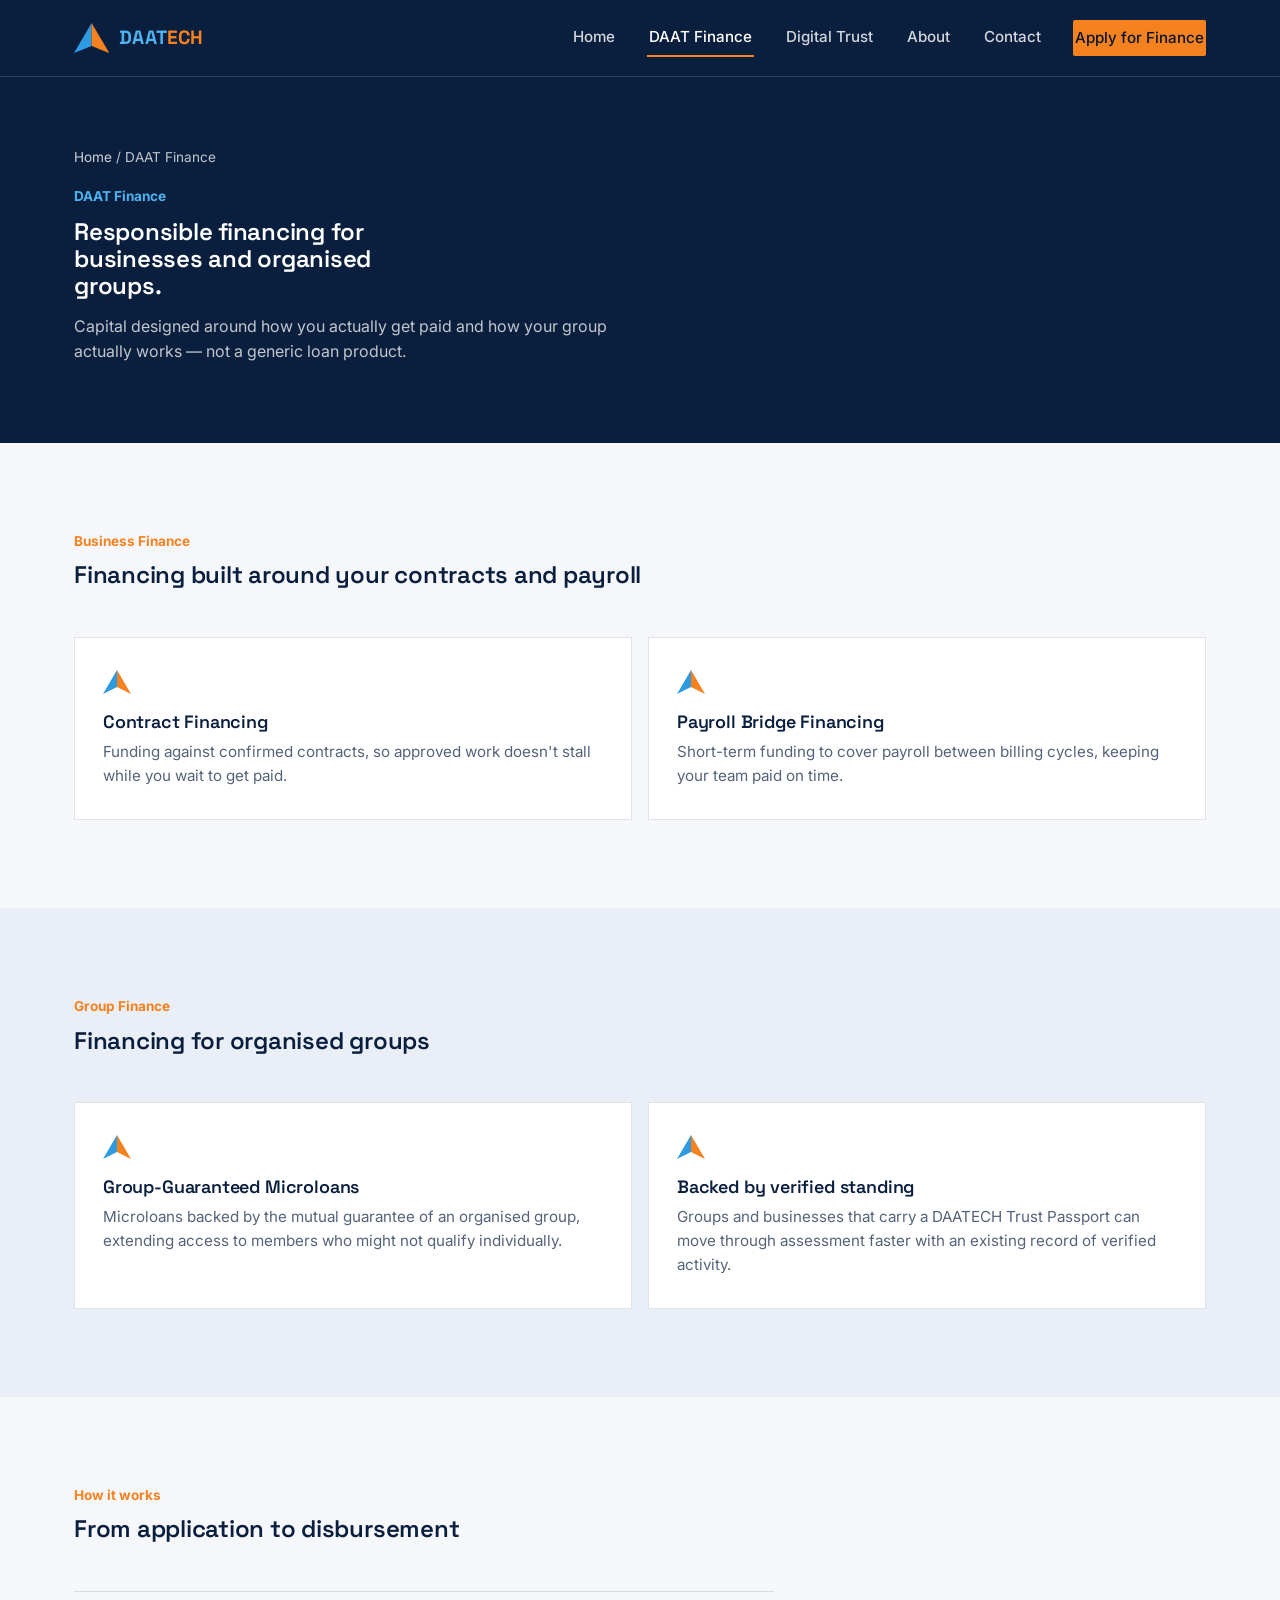
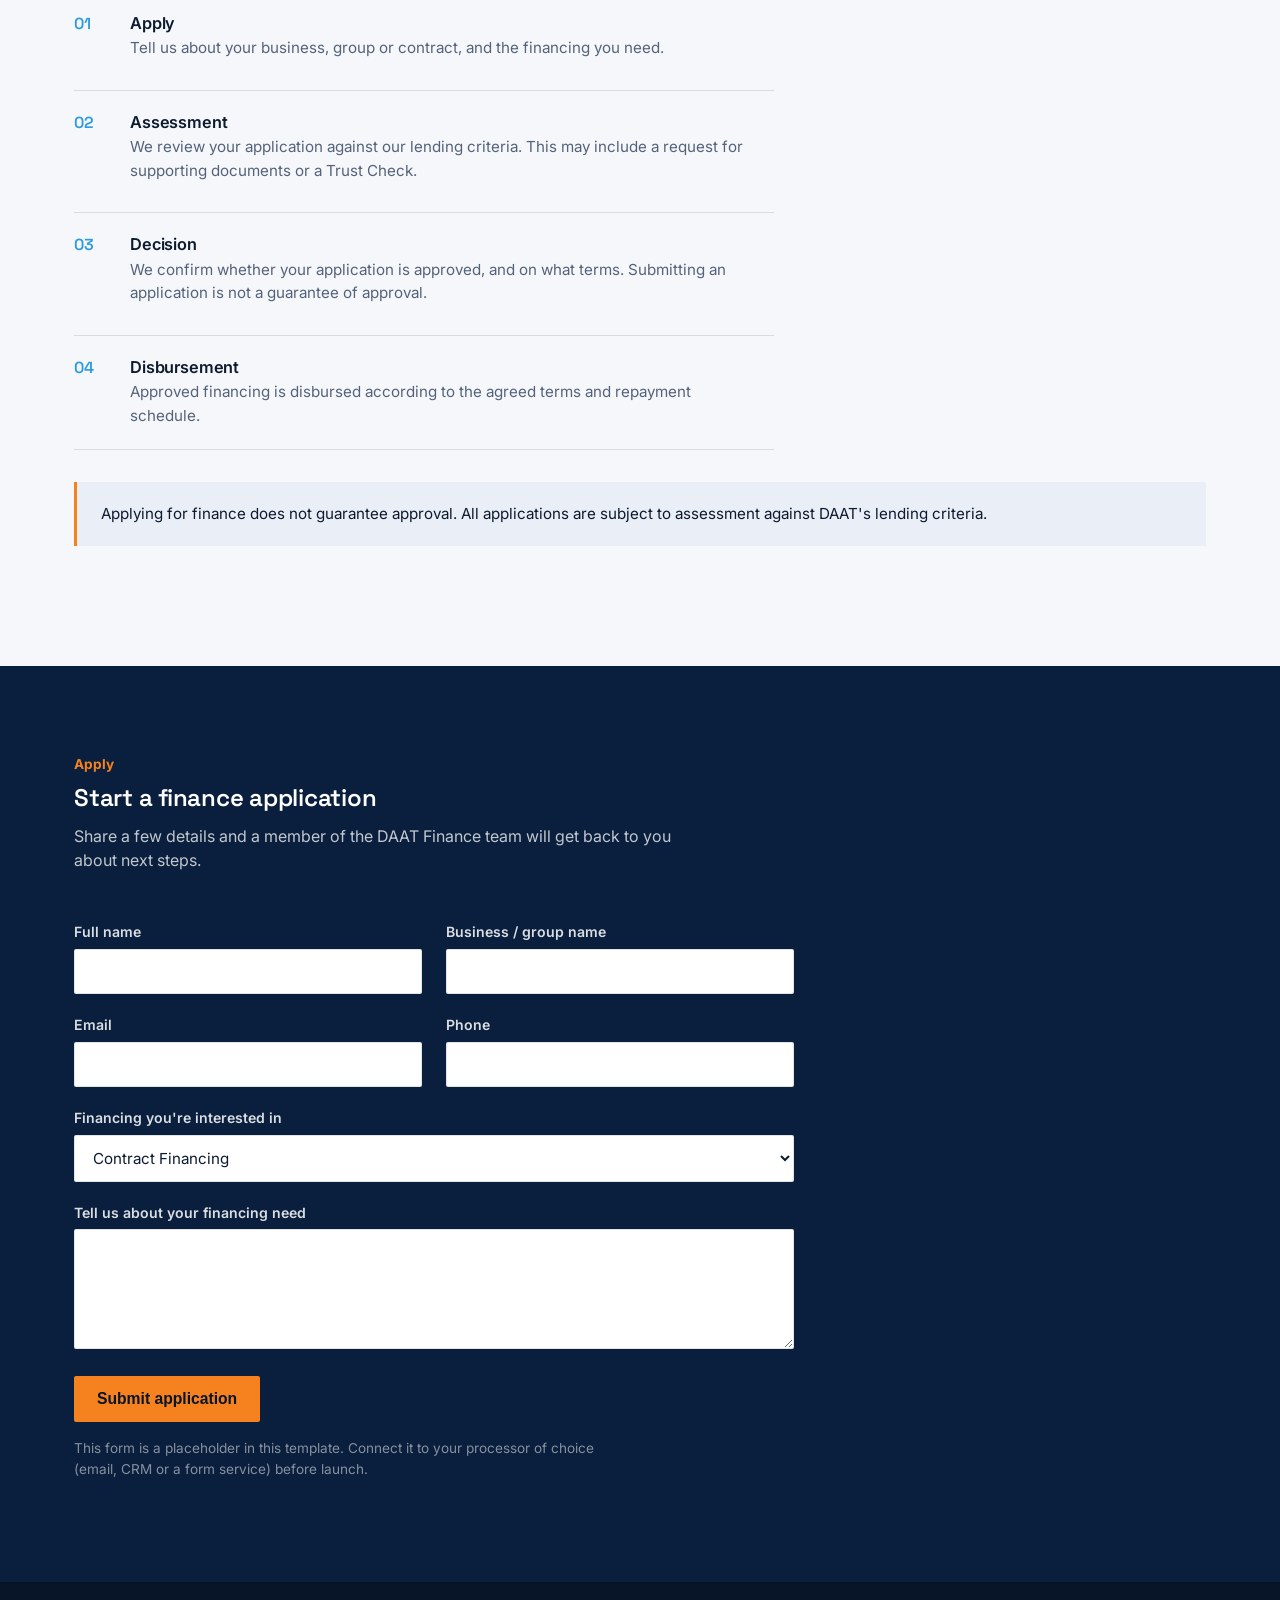
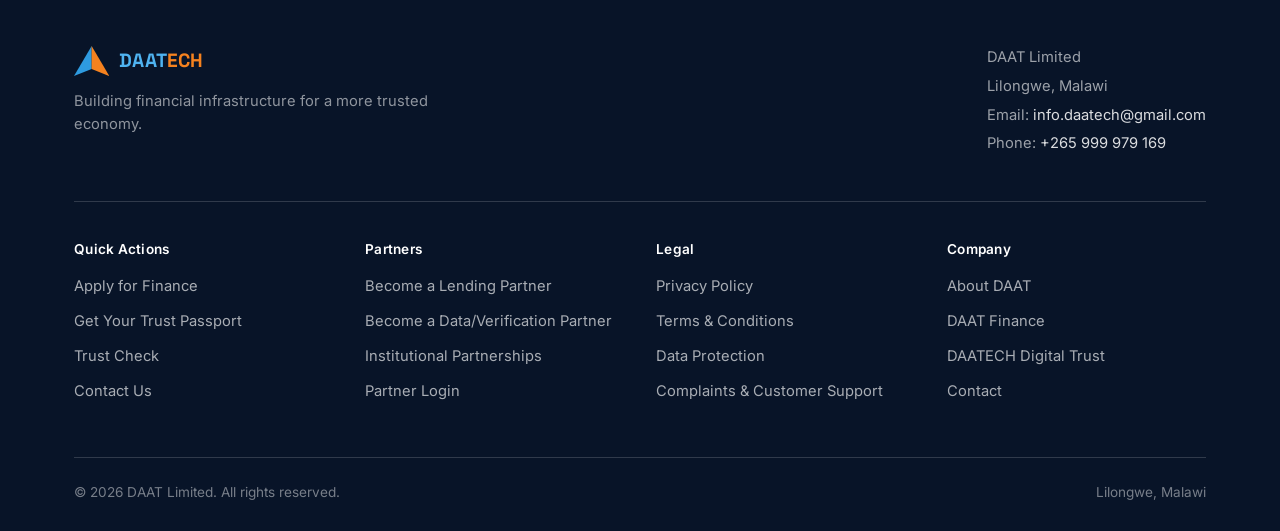
<file: daat-finance.html>
<!DOCTYPE html>
<html lang="en">
<head>
<meta charset="UTF-8">
<meta name="viewport" content="width=device-width, initial-scale=1.0">
<title>DAAT Finance — Responsible Business &amp; Group Financing | DAAT Limited</title>
<meta name="description" content="Access responsible financing designed for businesses and organised groups: Contract Financing, Payroll Bridge Financing and Group-Guaranteed Microloans.">
<link rel="icon" href="favicon.svg" type="image/svg+xml">
<link rel="icon" href="favicon.ico" sizes="any">
<link rel="apple-touch-icon" href="apple-touch-icon.png">
<link rel="preconnect" href="https://fonts.googleapis.com">
<link rel="preconnect" href="https://fonts.gstatic.com" crossorigin>
<link href="https://fonts.googleapis.com/css2?family=Space+Grotesk:wght@500;600;700&family=Inter:wght@400;500;600;700&display=swap" rel="stylesheet">
<link rel="stylesheet" href="style.css">
</head>
<body>

<a class="visually-hidden" href="#main">Skip to content</a>

<header class="site-header">
  <div class="container">
    <a href="index.html" class="brand">
      <svg class="brand-mark" viewBox="0 0 40 34" xmlns="http://www.w3.org/2000/svg" aria-hidden="true"><polygon points="20,0 0,34 20,26" fill="#2E9BE0"/><polygon points="20,0 40,34 20,26" fill="#F5821F"/></svg><span class="brand-word"><span class="accent-blue">DAAT</span><span class="accent-orange">ECH</span></span>
    </a>
    <nav class="main-nav" id="main-nav">
      <a href="index.html">Home</a>
      <a href="daat-finance.html" aria-current="page">DAAT Finance</a>
      <a href="digital-trust.html">Digital Trust</a>
      <a href="about.html">About</a>
      <a href="contact.html">Contact</a>
      <a class="nav-cta" href="#apply">Apply for Finance</a>
    </nav>
    <button class="nav-toggle" aria-label="Open menu" aria-expanded="false" aria-controls="main-nav">☰</button>
  </div>
</header>

<main id="main">

  <section class="page-hero">
    <div class="container">
      <p class="breadcrumb"><a href="index.html">Home</a> / DAAT Finance</p>
      <p class="kicker">DAAT Finance</p>
      <h1>Responsible financing for businesses and organised groups.</h1>
      <p>Capital designed around how you actually get paid and how your group actually works — not a generic loan product.</p>
    </div>
  </section>

  <section>
    <div class="container">
      <div class="section-head">
        <p class="kicker">Business Finance</p>
        <h2>Financing built around your contracts and payroll</h2>
      </div>
      <div class="card-grid cols-2">
        <div class="feature-card">
          <svg class="tri" viewBox="0 0 28 24" xmlns="http://www.w3.org/2000/svg" aria-hidden="true"><polygon points="14,0 0,24 14,17" fill="#2E9BE0"/><polygon points="14,0 28,24 14,17" fill="#F5821F"/></svg>
          <h3>Contract Financing</h3>
          <p>Funding against confirmed contracts, so approved work doesn't stall while you wait to get paid.</p>
        </div>
        <div class="feature-card">
          <svg class="tri" viewBox="0 0 28 24" xmlns="http://www.w3.org/2000/svg" aria-hidden="true"><polygon points="14,0 0,24 14,17" fill="#2E9BE0"/><polygon points="14,0 28,24 14,17" fill="#F5821F"/></svg>
          <h3>Payroll Bridge Financing</h3>
          <p>Short-term funding to cover payroll between billing cycles, keeping your team paid on time.</p>
        </div>
      </div>
    </div>
  </section>

  <section class="bg-paper-dim">
    <div class="container">
      <div class="section-head">
        <p class="kicker">Group Finance</p>
        <h2>Financing for organised groups</h2>
      </div>
      <div class="card-grid cols-2">
        <div class="feature-card">
          <svg class="tri" viewBox="0 0 28 24" xmlns="http://www.w3.org/2000/svg" aria-hidden="true"><polygon points="14,0 0,24 14,17" fill="#2E9BE0"/><polygon points="14,0 28,24 14,17" fill="#F5821F"/></svg>
          <h3>Group-Guaranteed Microloans</h3>
          <p>Microloans backed by the mutual guarantee of an organised group, extending access to members who might not qualify individually.</p>
        </div>
        <div class="feature-card">
          <svg class="tri" viewBox="0 0 28 24" xmlns="http://www.w3.org/2000/svg" aria-hidden="true"><polygon points="14,0 0,24 14,17" fill="#2E9BE0"/><polygon points="14,0 28,24 14,17" fill="#F5821F"/></svg>
          <h3>Backed by verified standing</h3>
          <p>Groups and businesses that carry a DAATECH Trust Passport can move through assessment faster with an existing record of verified activity.</p>
        </div>
      </div>
    </div>
  </section>

  <section>
    <div class="container">
      <div class="section-head">
        <p class="kicker">How it works</p>
        <h2>From application to disbursement</h2>
      </div>
      <ol class="process-list">
        <li>
          <h4>Apply</h4>
          <p>Tell us about your business, group or contract, and the financing you need.</p>
        </li>
        <li>
          <h4>Assessment</h4>
          <p>We review your application against our lending criteria. This may include a request for supporting documents or a Trust Check.</p>
        </li>
        <li>
          <h4>Decision</h4>
          <p>We confirm whether your application is approved, and on what terms. Submitting an application is not a guarantee of approval.</p>
        </li>
        <li>
          <h4>Disbursement</h4>
          <p>Approved financing is disbursed according to the agreed terms and repayment schedule.</p>
        </li>
      </ol>
      <div class="note-box">
        <p>Applying for finance does not guarantee approval. All applications are subject to assessment against DAAT's lending criteria.</p>
      </div>
    </div>
  </section>

  <section class="bg-navy" id="apply">
    <div class="container">
      <div class="section-head">
        <p class="kicker" style="color:var(--orange-500)">Apply</p>
        <h2>Start a finance application</h2>
        <p>Share a few details and a member of the DAAT Finance team will get back to you about next steps.</p>
      </div>

      <form class="apply-form" action="#" method="post">
        <div class="apply-fields">
          <div class="form-field">
            <label for="name">Full name</label>
            <input type="text" id="name" name="name" required>
          </div>
          <div class="form-field">
            <label for="org">Business / group name</label>
            <input type="text" id="org" name="org">
          </div>
          <div class="form-field">
            <label for="email">Email</label>
            <input type="email" id="email" name="email" required>
          </div>
          <div class="form-field">
            <label for="phone">Phone</label>
            <input type="tel" id="phone" name="phone" required>
          </div>
          <div class="form-field span-2">
            <label for="product">Financing you're interested in</label>
            <select id="product" name="product">
              <option>Contract Financing</option>
              <option>Payroll Bridge Financing</option>
              <option>Group-Guaranteed Microloans</option>
              <option>Not sure yet</option>
            </select>
          </div>
          <div class="form-field span-2">
            <label for="details">Tell us about your financing need</label>
            <textarea id="details" name="details"></textarea>
          </div>
          <button type="submit" class="btn btn-primary">Submit application</button>
          <p class="form-note span-2">This form is a placeholder in this template. Connect it to your processor of choice (email, CRM or a form service) before launch.</p>
        </div>
      </form>
    </div>
  </section>

</main>

<footer class="site-footer">
  <div class="container">
    <div class="footer-intro">
      <div class="footer-brand">
        <a href="index.html" class="brand"><svg class="brand-mark" viewBox="0 0 40 34" xmlns="http://www.w3.org/2000/svg" aria-hidden="true"><polygon points="20,0 0,34 20,26" fill="#2E9BE0"/><polygon points="20,0 40,34 20,26" fill="#F5821F"/></svg><span class="brand-word"><span class="accent-blue">DAAT</span><span class="accent-orange">ECH</span></span></a>
        <p>Building financial infrastructure for a more trusted economy.</p>
      </div>
      <div class="footer-contact">
        <p>DAAT Limited</p>
        <p>Lilongwe, Malawi</p>
        <p>Email: <a href="mailto:info.daatech@gmail.com">info.daatech@gmail.com</a></p>
        <p>Phone: <a href="tel:+265999979169">+265 999 979 169</a></p>
      </div>
    </div>

    <div class="footer-columns">
      <div class="footer-col">
        <h4>Quick Actions</h4>
        <ul>
          <li><a href="daat-finance.html#apply">Apply for Finance</a></li>
          <li><a href="digital-trust.html#trust-passport">Get Your Trust Passport</a></li>
          <li><a href="digital-trust.html#trust-check">Trust Check</a></li>
          <li><a href="contact.html">Contact Us</a></li>
        </ul>
      </div>
      <div class="footer-col">
        <h4>Partners</h4>
        <ul>
          <li><a href="contact.html">Become a Lending Partner</a></li>
          <li><a href="contact.html">Become a Data/Verification Partner</a></li>
          <li><a href="contact.html">Institutional Partnerships</a></li>
          <li><a href="contact.html">Partner Login</a></li>
        </ul>
      </div>
      <div class="footer-col">
        <h4>Legal</h4>
        <ul>
          <li><a href="privacy-policy.html">Privacy Policy</a></li>
          <li><a href="terms-conditions.html">Terms &amp; Conditions</a></li>
          <li><a href="data-protection.html">Data Protection</a></li>
          <li><a href="complaints-support.html">Complaints &amp; Customer Support</a></li>
        </ul>
      </div>
      <div class="footer-col">
        <h4>Company</h4>
        <ul>
          <li><a href="about.html">About DAAT</a></li>
          <li><a href="daat-finance.html">DAAT Finance</a></li>
          <li><a href="digital-trust.html">DAATECH Digital Trust</a></li>
          <li><a href="contact.html">Contact</a></li>
        </ul>
      </div>
    </div>

    <div class="footer-bottom">
      <span>© <span id="year"></span> DAAT Limited. All rights reserved.</span>
      <span>Lilongwe, Malawi</span>
    </div>
  </div>
</footer>

<script src="main.js"></script>
<script>document.getElementById('year').textContent = new Date().getFullYear();</script>
</body>
</html>
</file>
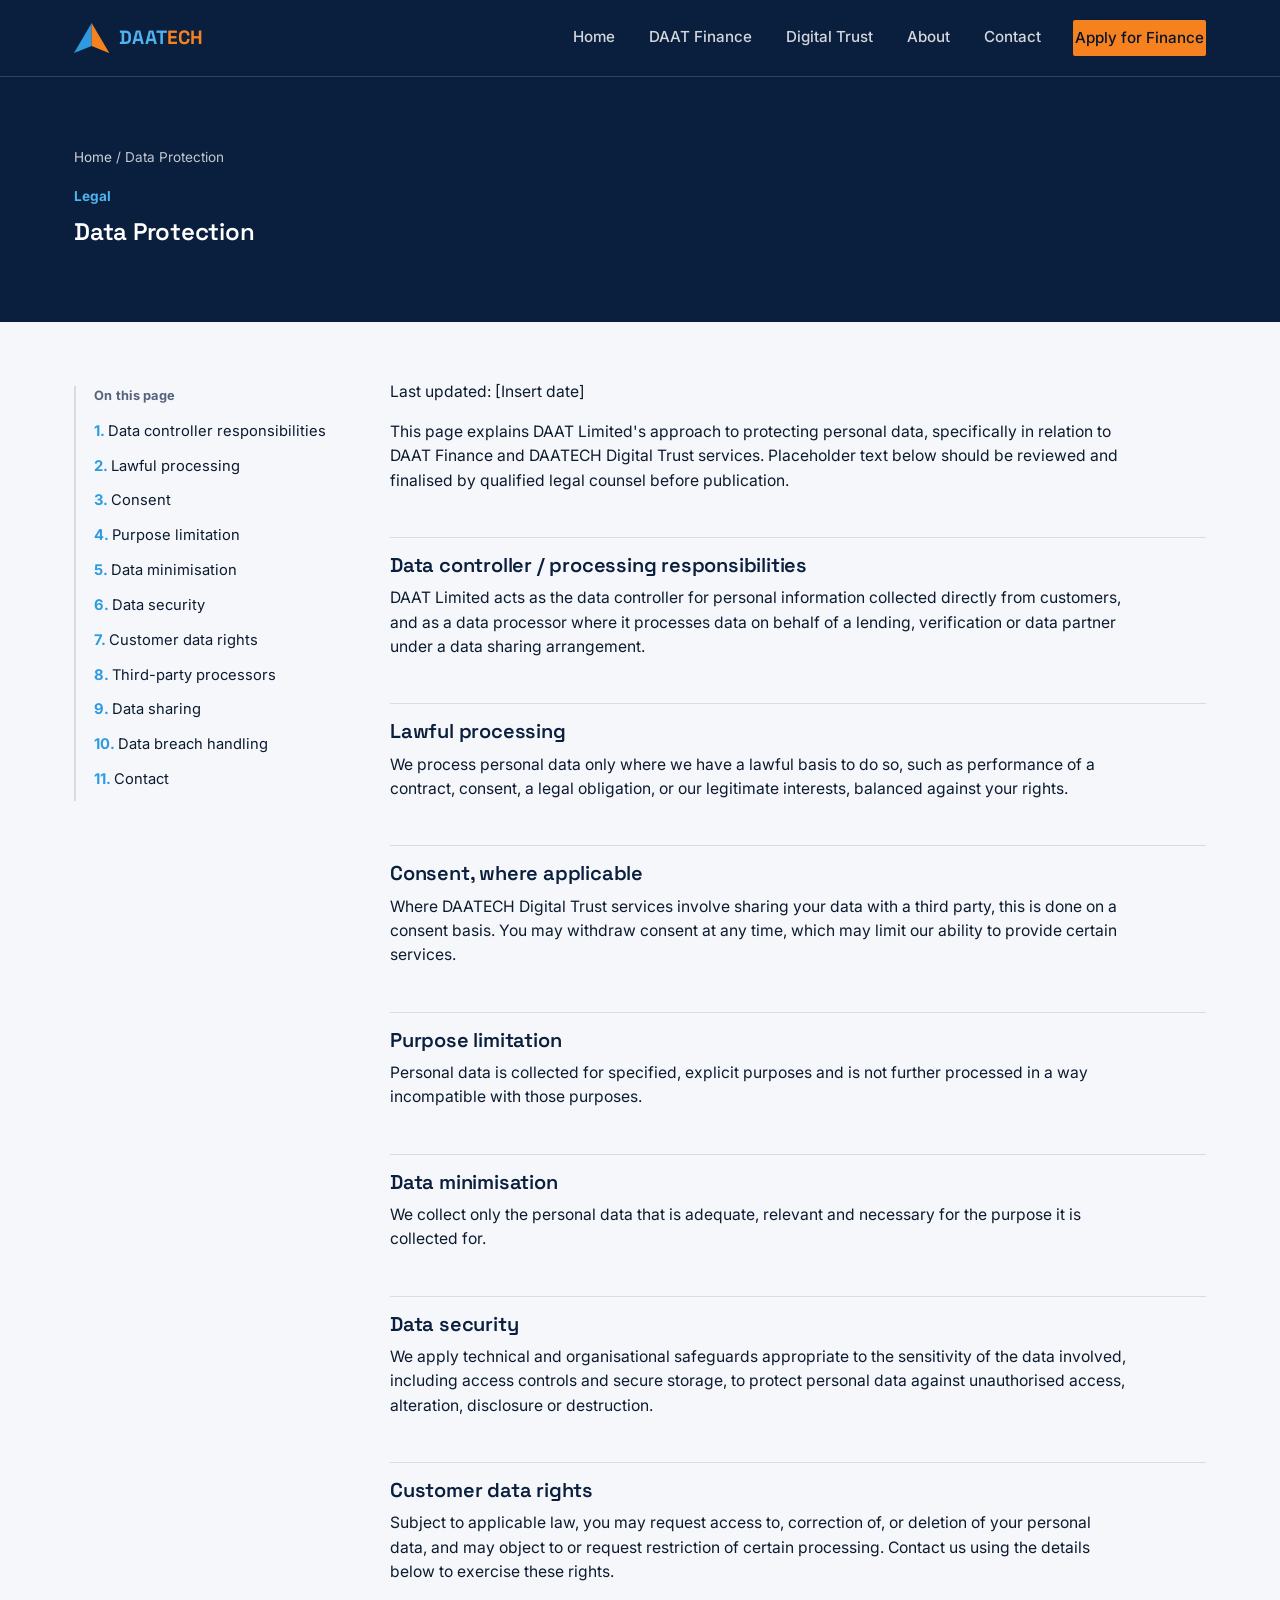
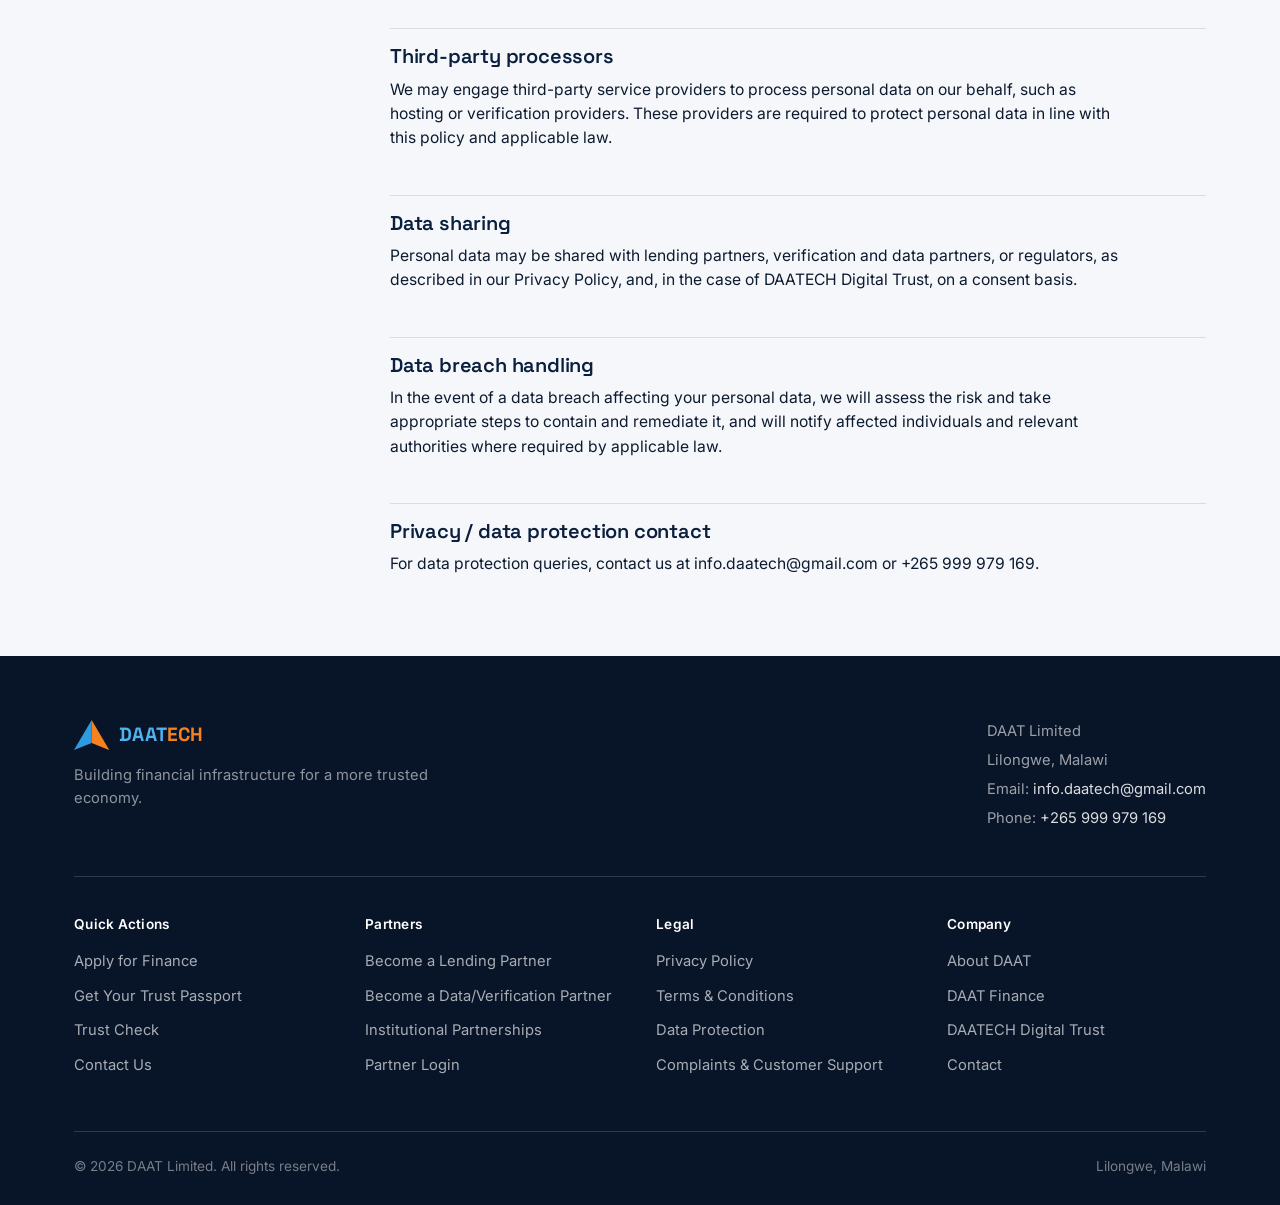
<file: data-protection.html>
<!DOCTYPE html>
<html lang="en">
<head>
<meta charset="UTF-8">
<meta name="viewport" content="width=device-width, initial-scale=1.0">
<title>Data Protection | DAAT Limited</title>
<meta name="description" content="DAAT Limited's approach to personal data protection, lawful processing, consent, data security and customer data rights.">
<link rel="icon" href="favicon.svg" type="image/svg+xml">
<link rel="icon" href="favicon.ico" sizes="any">
<link rel="apple-touch-icon" href="apple-touch-icon.png">
<link rel="preconnect" href="https://fonts.googleapis.com">
<link rel="preconnect" href="https://fonts.gstatic.com" crossorigin>
<link href="https://fonts.googleapis.com/css2?family=Space+Grotesk:wght@500;600;700&family=Inter:wght@400;500;600;700&display=swap" rel="stylesheet">
<link rel="stylesheet" href="style.css">
</head>
<body>

<a class="visually-hidden" href="#main">Skip to content</a>

<header class="site-header">
  <div class="container">
    <a href="index.html" class="brand">
      <svg class="brand-mark" viewBox="0 0 40 34" xmlns="http://www.w3.org/2000/svg" aria-hidden="true"><polygon points="20,0 0,34 20,26" fill="#2E9BE0"/><polygon points="20,0 40,34 20,26" fill="#F5821F"/></svg><span class="brand-word"><span class="accent-blue">DAAT</span><span class="accent-orange">ECH</span></span>
    </a>
    <nav class="main-nav" id="main-nav">
      <a href="index.html">Home</a>
      <a href="daat-finance.html">DAAT Finance</a>
      <a href="digital-trust.html">Digital Trust</a>
      <a href="about.html">About</a>
      <a href="contact.html">Contact</a>
      <a class="nav-cta" href="daat-finance.html#apply">Apply for Finance</a>
    </nav>
    <button class="nav-toggle" aria-label="Open menu" aria-expanded="false" aria-controls="main-nav">☰</button>
  </div>
</header>

<main id="main">

  <section class="page-hero">
    <div class="container">
      <p class="breadcrumb"><a href="index.html">Home</a> / Data Protection</p>
      <p class="kicker">Legal</p>
      <h1>Data Protection</h1>
    </div>
  </section>

  <section class="tight">
    <div class="container">
      <div class="legal-layout">
        <aside class="legal-toc">
          <p>On this page</p>
          <ol>
            <li><a href="#responsibilities">Data controller responsibilities</a></li>
            <li><a href="#lawful">Lawful processing</a></li>
            <li><a href="#consent">Consent</a></li>
            <li><a href="#purpose">Purpose limitation</a></li>
            <li><a href="#minimisation">Data minimisation</a></li>
            <li><a href="#security">Data security</a></li>
            <li><a href="#rights">Customer data rights</a></li>
            <li><a href="#processors">Third-party processors</a></li>
            <li><a href="#sharing">Data sharing</a></li>
            <li><a href="#breach">Data breach handling</a></li>
            <li><a href="#contact">Contact</a></li>
          </ol>
        </aside>

        <div class="legal-body">
          <p class="legal-updated">Last updated: [Insert date]</p>
          <p>This page explains DAAT Limited's approach to protecting personal data, specifically in relation to DAAT Finance and DAATECH Digital Trust services. Placeholder text below should be reviewed and finalised by qualified legal counsel before publication.</p>

          <h2 id="responsibilities">Data controller / processing responsibilities</h2>
          <p>DAAT Limited acts as the data controller for personal information collected directly from customers, and as a data processor where it processes data on behalf of a lending, verification or data partner under a data sharing arrangement.</p>

          <h2 id="lawful">Lawful processing</h2>
          <p>We process personal data only where we have a lawful basis to do so, such as performance of a contract, consent, a legal obligation, or our legitimate interests, balanced against your rights.</p>

          <h2 id="consent">Consent, where applicable</h2>
          <p>Where DAATECH Digital Trust services involve sharing your data with a third party, this is done on a consent basis. You may withdraw consent at any time, which may limit our ability to provide certain services.</p>

          <h2 id="purpose">Purpose limitation</h2>
          <p>Personal data is collected for specified, explicit purposes and is not further processed in a way incompatible with those purposes.</p>

          <h2 id="minimisation">Data minimisation</h2>
          <p>We collect only the personal data that is adequate, relevant and necessary for the purpose it is collected for.</p>

          <h2 id="security">Data security</h2>
          <p>We apply technical and organisational safeguards appropriate to the sensitivity of the data involved, including access controls and secure storage, to protect personal data against unauthorised access, alteration, disclosure or destruction.</p>

          <h2 id="rights">Customer data rights</h2>
          <p>Subject to applicable law, you may request access to, correction of, or deletion of your personal data, and may object to or request restriction of certain processing. Contact us using the details below to exercise these rights.</p>

          <h2 id="processors">Third-party processors</h2>
          <p>We may engage third-party service providers to process personal data on our behalf, such as hosting or verification providers. These providers are required to protect personal data in line with this policy and applicable law.</p>

          <h2 id="sharing">Data sharing</h2>
          <p>Personal data may be shared with lending partners, verification and data partners, or regulators, as described in our Privacy Policy, and, in the case of DAATECH Digital Trust, on a consent basis.</p>

          <h2 id="breach">Data breach handling</h2>
          <p>In the event of a data breach affecting your personal data, we will assess the risk and take appropriate steps to contain and remediate it, and will notify affected individuals and relevant authorities where required by applicable law.</p>

          <h2 id="contact">Privacy / data protection contact</h2>
          <p>For data protection queries, contact us at <a href="mailto:info.daatech@gmail.com">info.daatech@gmail.com</a> or +265 999 979 169.</p>
        </div>
      </div>
    </div>
  </section>

</main>

<footer class="site-footer">
  <div class="container">
    <div class="footer-intro">
      <div class="footer-brand">
        <a href="index.html" class="brand"><svg class="brand-mark" viewBox="0 0 40 34" xmlns="http://www.w3.org/2000/svg" aria-hidden="true"><polygon points="20,0 0,34 20,26" fill="#2E9BE0"/><polygon points="20,0 40,34 20,26" fill="#F5821F"/></svg><span class="brand-word"><span class="accent-blue">DAAT</span><span class="accent-orange">ECH</span></span></a>
        <p>Building financial infrastructure for a more trusted economy.</p>
      </div>
      <div class="footer-contact">
        <p>DAAT Limited</p>
        <p>Lilongwe, Malawi</p>
        <p>Email: <a href="mailto:info.daatech@gmail.com">info.daatech@gmail.com</a></p>
        <p>Phone: <a href="tel:+265999979169">+265 999 979 169</a></p>
      </div>
    </div>

    <div class="footer-columns">
      <div class="footer-col">
        <h4>Quick Actions</h4>
        <ul>
          <li><a href="daat-finance.html#apply">Apply for Finance</a></li>
          <li><a href="digital-trust.html#trust-passport">Get Your Trust Passport</a></li>
          <li><a href="digital-trust.html#trust-check">Trust Check</a></li>
          <li><a href="contact.html">Contact Us</a></li>
        </ul>
      </div>
      <div class="footer-col">
        <h4>Partners</h4>
        <ul>
          <li><a href="contact.html">Become a Lending Partner</a></li>
          <li><a href="contact.html">Become a Data/Verification Partner</a></li>
          <li><a href="contact.html">Institutional Partnerships</a></li>
          <li><a href="contact.html">Partner Login</a></li>
        </ul>
      </div>
      <div class="footer-col">
        <h4>Legal</h4>
        <ul>
          <li><a href="privacy-policy.html">Privacy Policy</a></li>
          <li><a href="terms-conditions.html">Terms &amp; Conditions</a></li>
          <li><a href="data-protection.html" aria-current="page">Data Protection</a></li>
          <li><a href="complaints-support.html">Complaints &amp; Customer Support</a></li>
        </ul>
      </div>
      <div class="footer-col">
        <h4>Company</h4>
        <ul>
          <li><a href="about.html">About DAAT</a></li>
          <li><a href="daat-finance.html">DAAT Finance</a></li>
          <li><a href="digital-trust.html">DAATECH Digital Trust</a></li>
          <li><a href="contact.html">Contact</a></li>
        </ul>
      </div>
    </div>

    <div class="footer-bottom">
      <span>© <span id="year"></span> DAAT Limited. All rights reserved.</span>
      <span>Lilongwe, Malawi</span>
    </div>
  </div>
</footer>

<script src="main.js"></script>
<script>document.getElementById('year').textContent = new Date().getFullYear();</script>
</body>
</html>
</file>
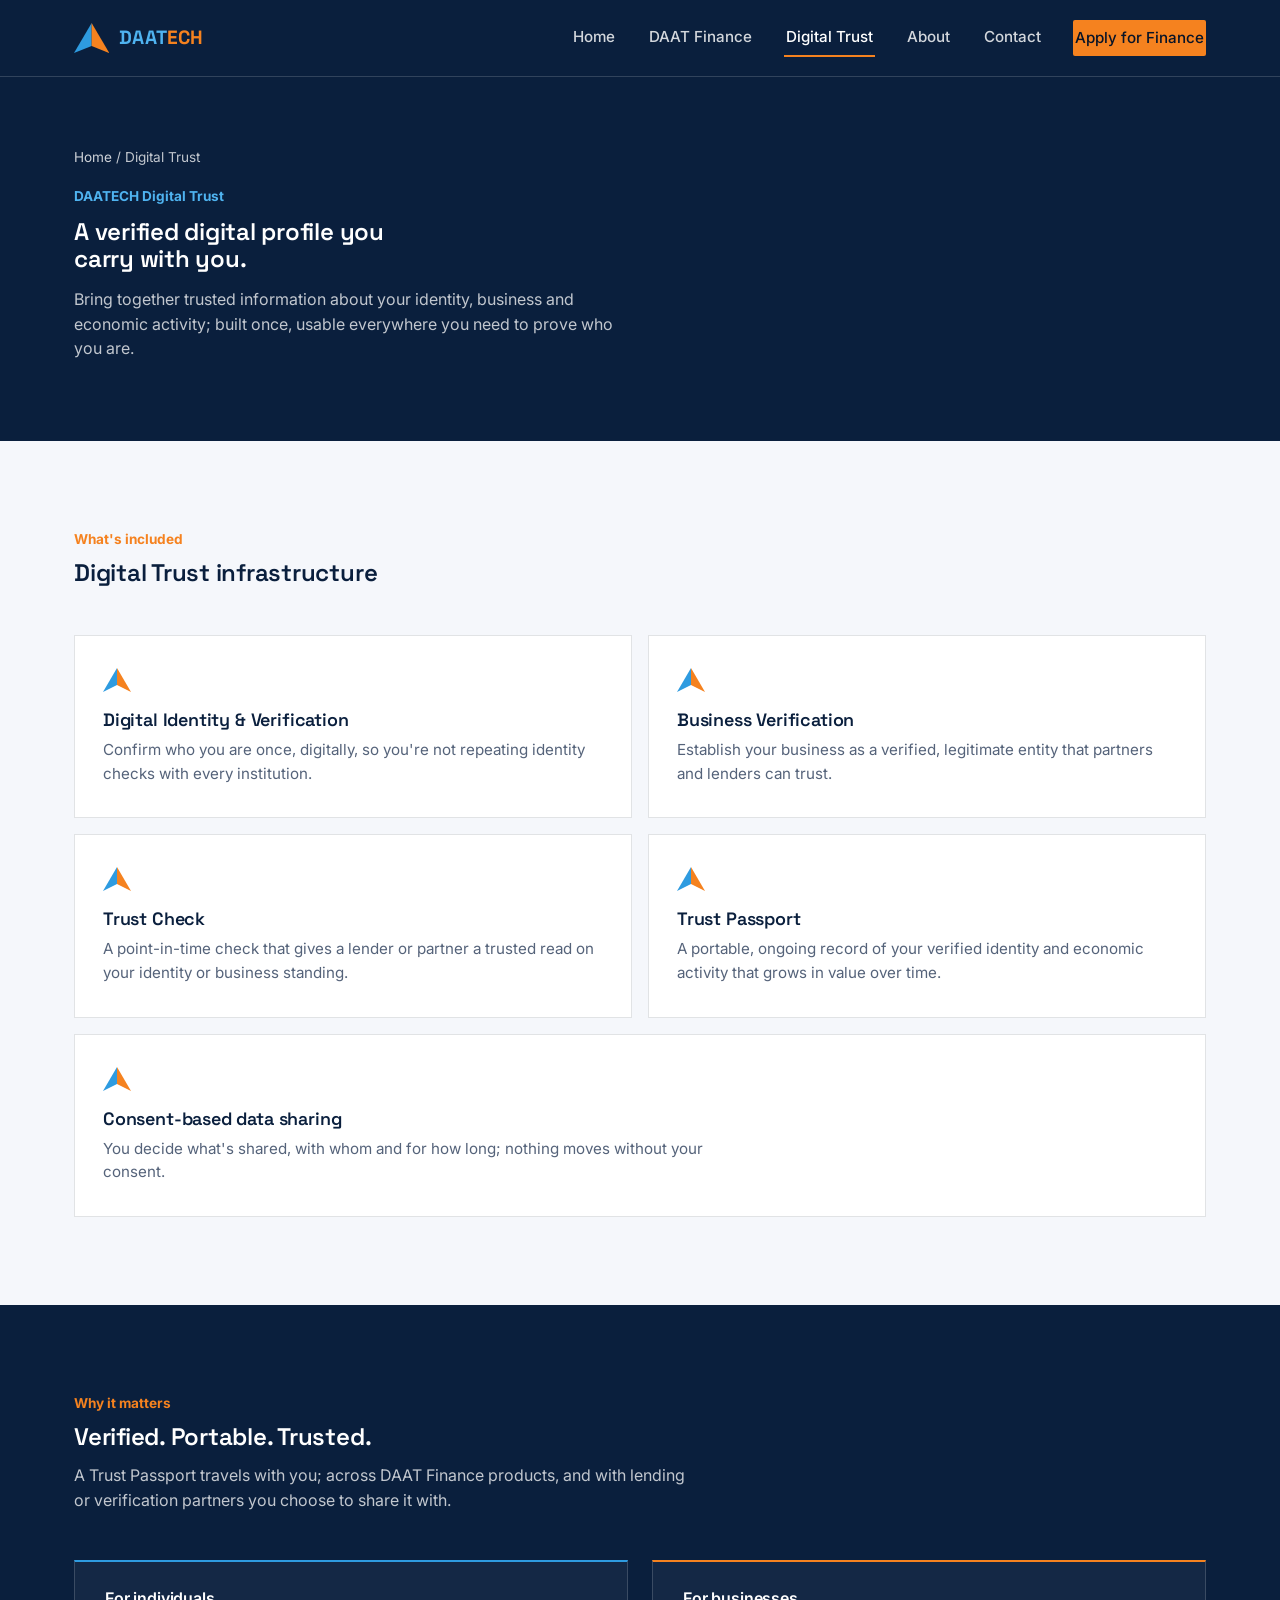
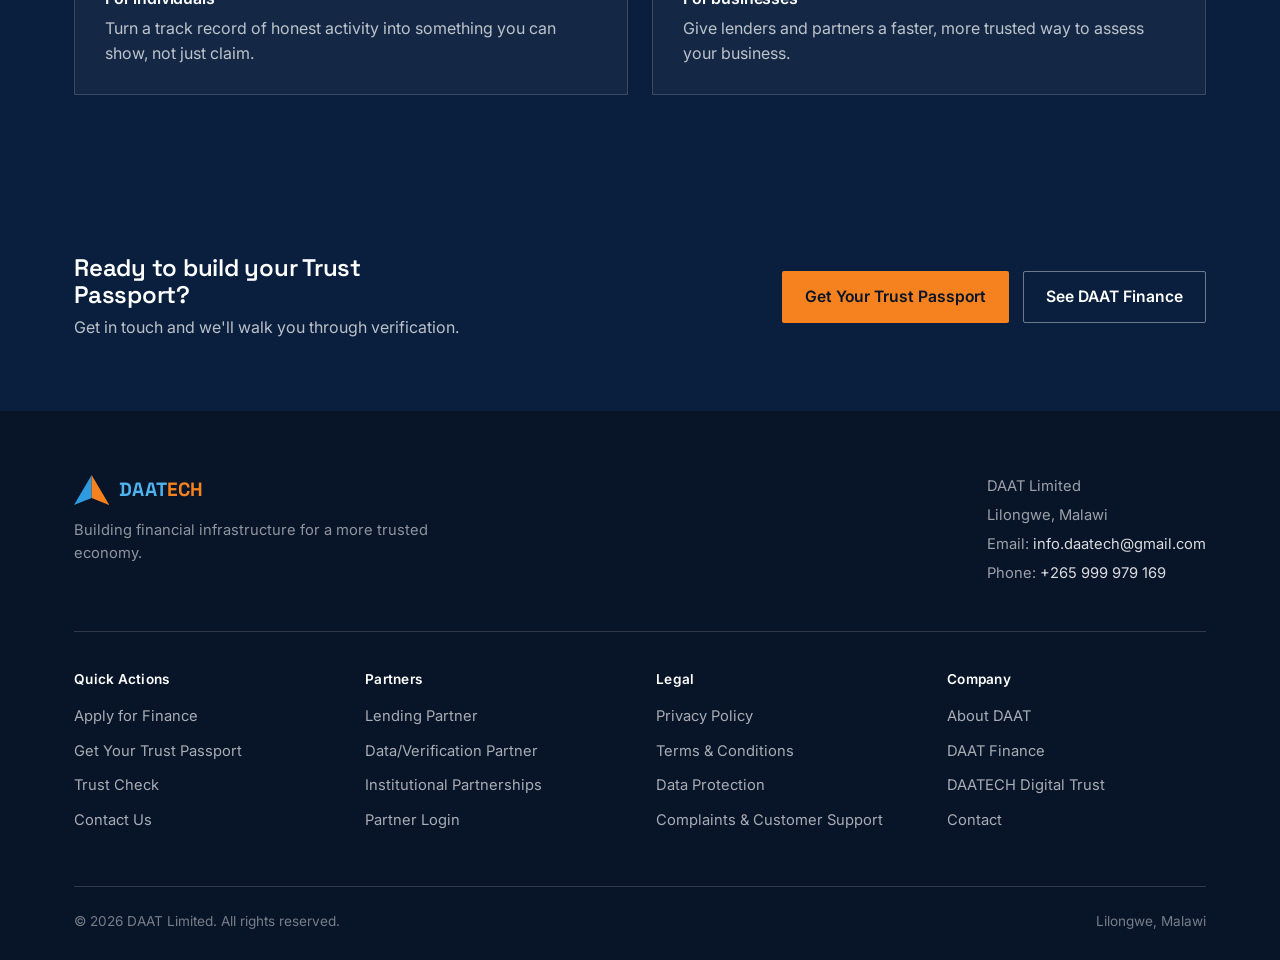
<file: digital-trust.html>
<!DOCTYPE html>
<html lang="en">
<head>
<meta charset="UTF-8">
<meta name="viewport" content="width=device-width, initial-scale=1.0">
<title>DAATECH Digital Trust: Verified Identity &amp; Business Profiles | DAAT Limited</title>
<meta name="description" content="Build a verified digital profile that brings together trusted information about your identity, business and economic activity: Digital Identity, Business Verification, Trust Check and Trust Passport.">
<link rel="icon" href="favicon.svg" type="image/svg+xml">
<link rel="icon" href="favicon.ico" sizes="any">
<link rel="apple-touch-icon" href="apple-touch-icon.png">
<link rel="preconnect" href="https://fonts.googleapis.com">
<link rel="preconnect" href="https://fonts.gstatic.com" crossorigin>
<link href="https://fonts.googleapis.com/css2?family=Space+Grotesk:wght@500;600;700&family=Inter:wght@400;500;600;700&display=swap" rel="stylesheet">
<link rel="stylesheet" href="style.css">
</head>
<body>

<a class="visually-hidden" href="#main">Skip to content</a>

<header class="site-header">
  <div class="container">
    <a href="index.html" class="brand">
      <svg class="brand-mark" viewBox="0 0 40 34" xmlns="http://www.w3.org/2000/svg" aria-hidden="true"><polygon points="20,0 0,34 20,26" fill="#2E9BE0"/><polygon points="20,0 40,34 20,26" fill="#F5821F"/></svg><span class="brand-word"><span class="accent-blue">DAAT</span><span class="accent-orange">ECH</span></span>
    </a>
    <nav class="main-nav" id="main-nav">
      <a href="index.html">Home</a>
      <a href="daat-finance.html">DAAT Finance</a>
      <a href="digital-trust.html" aria-current="page">Digital Trust</a>
      <a href="about.html">About</a>
      <a href="contact.html">Contact</a>
      <a class="nav-cta" href="daat-finance.html#apply">Apply for Finance</a>
    </nav>
    <button class="nav-toggle" aria-label="Open menu" aria-expanded="false" aria-controls="main-nav">☰</button>
  </div>
</header>

<main id="main">

  <section class="page-hero">
    <div class="container">
      <p class="breadcrumb"><a href="index.html">Home</a> / Digital Trust</p>
      <p class="kicker">DAATECH Digital Trust</p>
      <h1>A verified digital profile you carry with you.</h1>
      <p>Bring together trusted information about your identity, business and economic activity; built once, usable everywhere you need to prove who you are.</p>
    </div>
  </section>

  <section>
    <div class="container">
      <div class="section-head">
        <p class="kicker">What's included</p>
        <h2>Digital Trust infrastructure</h2>
      </div>
      <div class="card-grid cols-2">
        <div class="feature-card" id="digital-identity">
          <svg class="tri" viewBox="0 0 28 24" xmlns="http://www.w3.org/2000/svg" aria-hidden="true"><polygon points="14,0 0,24 14,17" fill="#2E9BE0"/><polygon points="14,0 28,24 14,17" fill="#F5821F"/></svg>
          <h3>Digital Identity &amp; Verification</h3>
          <p>Confirm who you are once, digitally, so you're not repeating identity checks with every institution.</p>
        </div>
        <div class="feature-card" id="business-verification">
          <svg class="tri" viewBox="0 0 28 24" xmlns="http://www.w3.org/2000/svg" aria-hidden="true"><polygon points="14,0 0,24 14,17" fill="#2E9BE0"/><polygon points="14,0 28,24 14,17" fill="#F5821F"/></svg>
          <h3>Business Verification</h3>
          <p>Establish your business as a verified, legitimate entity that partners and lenders can trust.</p>
        </div>
        <div class="feature-card" id="trust-check">
          <svg class="tri" viewBox="0 0 28 24" xmlns="http://www.w3.org/2000/svg" aria-hidden="true"><polygon points="14,0 0,24 14,17" fill="#2E9BE0"/><polygon points="14,0 28,24 14,17" fill="#F5821F"/></svg>
          <h3>Trust Check</h3>
          <p>A point-in-time check that gives a lender or partner a trusted read on your identity or business standing.</p>
        </div>
        <div class="feature-card" id="trust-passport">
          <svg class="tri" viewBox="0 0 28 24" xmlns="http://www.w3.org/2000/svg" aria-hidden="true"><polygon points="14,0 0,24 14,17" fill="#2E9BE0"/><polygon points="14,0 28,24 14,17" fill="#F5821F"/></svg>
          <h3>Trust Passport</h3>
          <p>A portable, ongoing record of your verified identity and economic activity that grows in value over time.</p>
        </div>
        <div class="feature-card span-full" id="consent-sharing">
          <svg class="tri" viewBox="0 0 28 24" xmlns="http://www.w3.org/2000/svg" aria-hidden="true"><polygon points="14,0 0,24 14,17" fill="#2E9BE0"/><polygon points="14,0 28,24 14,17" fill="#F5821F"/></svg>
          <h3>Consent-based data sharing</h3>
          <p>You decide what's shared, with whom and for how long; nothing moves without your consent.</p>
        </div>
      </div>
    </div>
  </section>

  <section class="bg-navy">
    <div class="container">
      <div class="section-head">
        <p class="kicker" style="color:var(--orange-500)">Why it matters</p>
        <h2>Verified. Portable. Trusted.</h2>
        <p>A Trust Passport travels with you; across DAAT Finance products, and with lending or verification partners you choose to share it with.</p>
      </div>
      <div class="benefit-grid">
        <div class="connector-card">
          <h4>For individuals</h4>
          <p>Turn a track record of honest activity into something you can show, not just claim.</p>
        </div>
        <div class="connector-card">
          <h4>For businesses</h4>
          <p>Give lenders and partners a faster, more trusted way to assess your business.</p>
        </div>
      </div>
    </div>
  </section>

  <section class="cta-band">
    <div class="container">
      <div>
        <h2>Ready to build your Trust Passport?</h2>
        <p>Get in touch and we'll walk you through verification.</p>
      </div>
      <div class="cta-band-actions">
        <a href="contact.html" class="btn btn-primary">Get Your Trust Passport</a>
        <a href="daat-finance.html" class="btn btn-outline">See DAAT Finance</a>
      </div>
    </div>
  </section>

</main>

<footer class="site-footer">
  <div class="container">
    <div class="footer-intro">
      <div class="footer-brand">
        <a href="index.html" class="brand"><svg class="brand-mark" viewBox="0 0 40 34" xmlns="http://www.w3.org/2000/svg" aria-hidden="true"><polygon points="20,0 0,34 20,26" fill="#2E9BE0"/><polygon points="20,0 40,34 20,26" fill="#F5821F"/></svg><span class="brand-word"><span class="accent-blue">DAAT</span><span class="accent-orange">ECH</span></span></a>
        <p>Building financial infrastructure for a more trusted economy.</p>
      </div>
      <div class="footer-contact">
        <p>DAAT Limited</p>
        <p>Lilongwe, Malawi</p>
        <p>Email: <a href="mailto:info.daatech@gmail.com">info.daatech@gmail.com</a></p>
        <p>Phone: <a href="tel:+265999979169">+265 999 979 169</a></p>
      </div>
    </div>

    <div class="footer-columns">
      <div class="footer-col">
        <h4>Quick Actions</h4>
        <ul>
          <li><a href="daat-finance.html#apply">Apply for Finance</a></li>
          <li><a href="digital-trust.html#trust-passport">Get Your Trust Passport</a></li>
          <li><a href="digital-trust.html#trust-check">Trust Check</a></li>
          <li><a href="contact.html">Contact Us</a></li>
        </ul>
      </div>
      <div class="footer-col">
        <h4>Partners</h4>
        <ul>
          <li><a href="contact.html">Lending Partner</a></li>
          <li><a href="contact.html">Data/Verification Partner</a></li>
          <li><a href="contact.html">Institutional Partnerships</a></li>
          <li><a href="contact.html">Partner Login</a></li>
        </ul>
      </div>
      <div class="footer-col">
        <h4>Legal</h4>
        <ul>
          <li><a href="privacy-policy.html">Privacy Policy</a></li>
          <li><a href="terms-conditions.html">Terms &amp; Conditions</a></li>
          <li><a href="data-protection.html">Data Protection</a></li>
          <li><a href="complaints-support.html">Complaints &amp; Customer Support</a></li>
        </ul>
      </div>
      <div class="footer-col">
        <h4>Company</h4>
        <ul>
          <li><a href="about.html">About DAAT</a></li>
          <li><a href="daat-finance.html">DAAT Finance</a></li>
          <li><a href="digital-trust.html">DAATECH Digital Trust</a></li>
          <li><a href="contact.html">Contact</a></li>
        </ul>
      </div>
    </div>

    <div class="footer-bottom">
      <span>© <span id="year"></span> DAAT Limited. All rights reserved.</span>
      <span>Lilongwe, Malawi</span>
    </div>
  </div>
</footer>

<script src="main.js"></script>
<script>document.getElementById('year').textContent = new Date().getFullYear();</script>
</body>
</html>
</file>
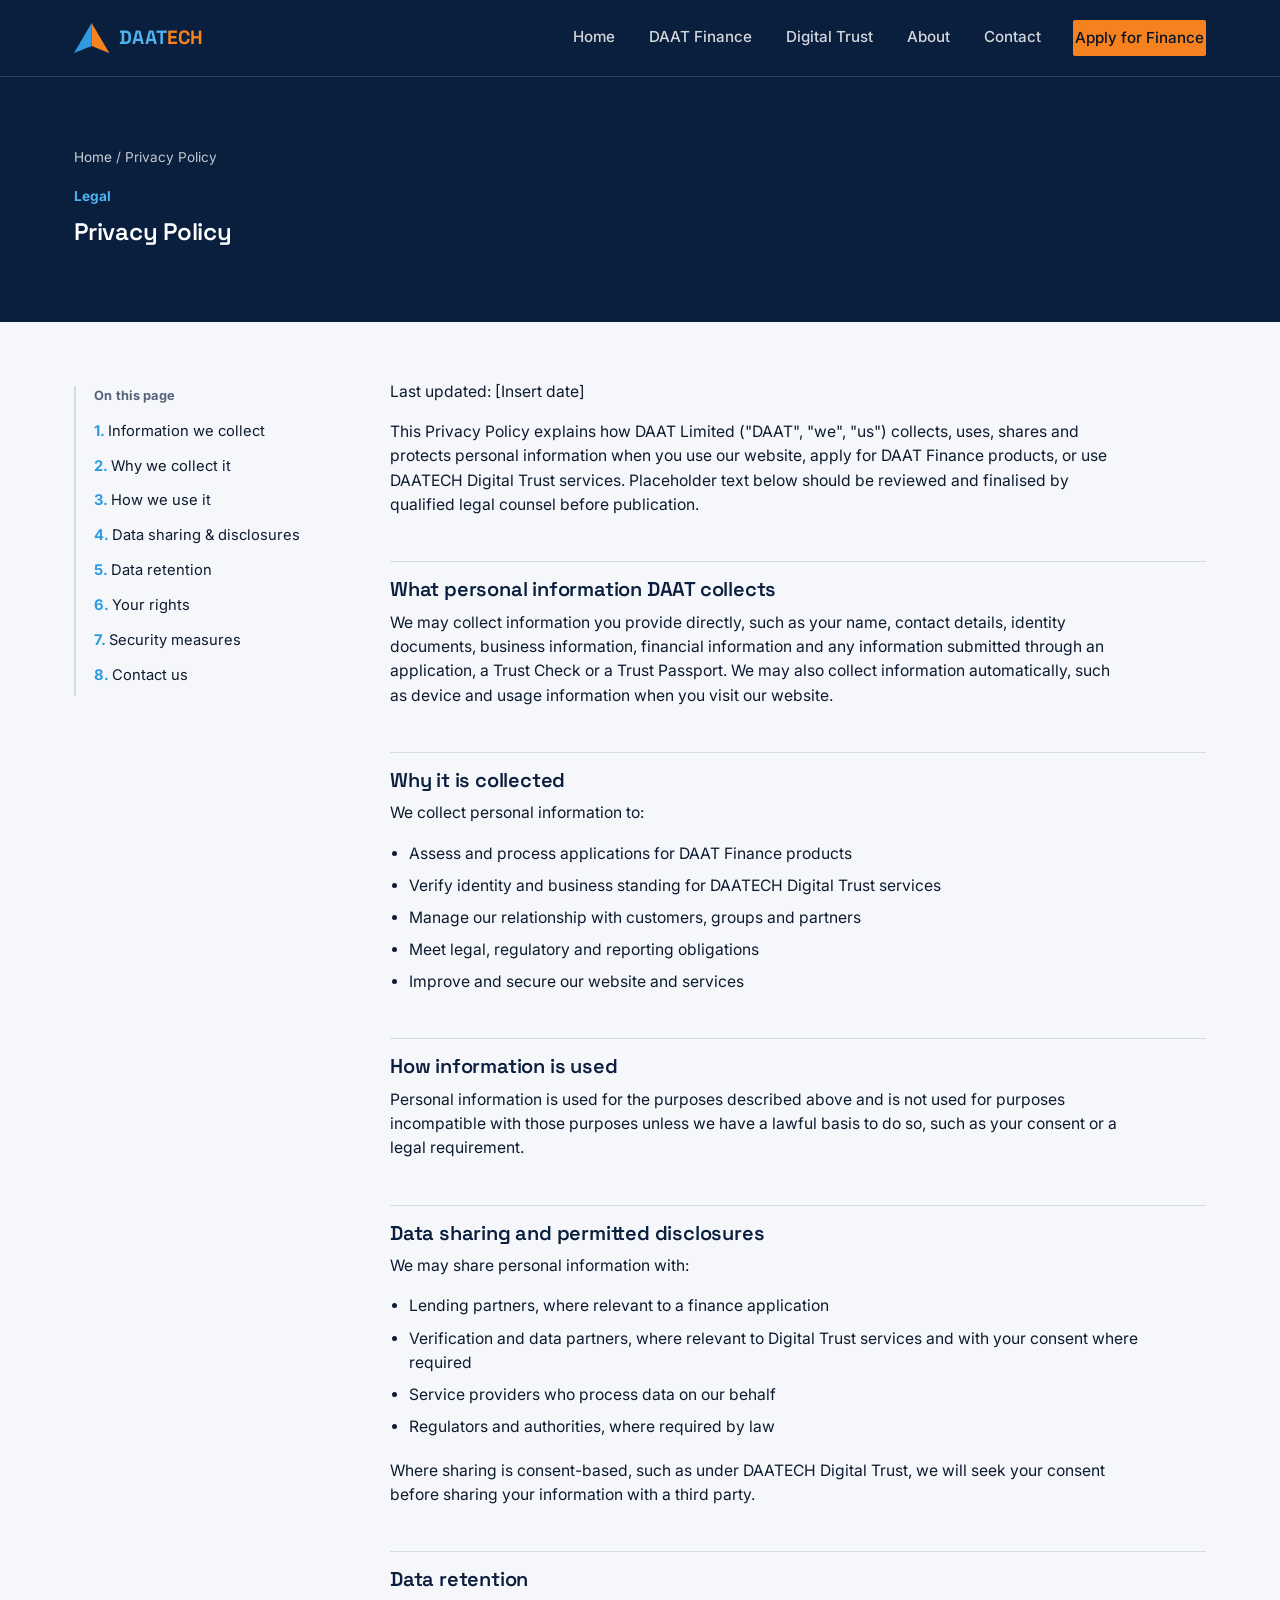
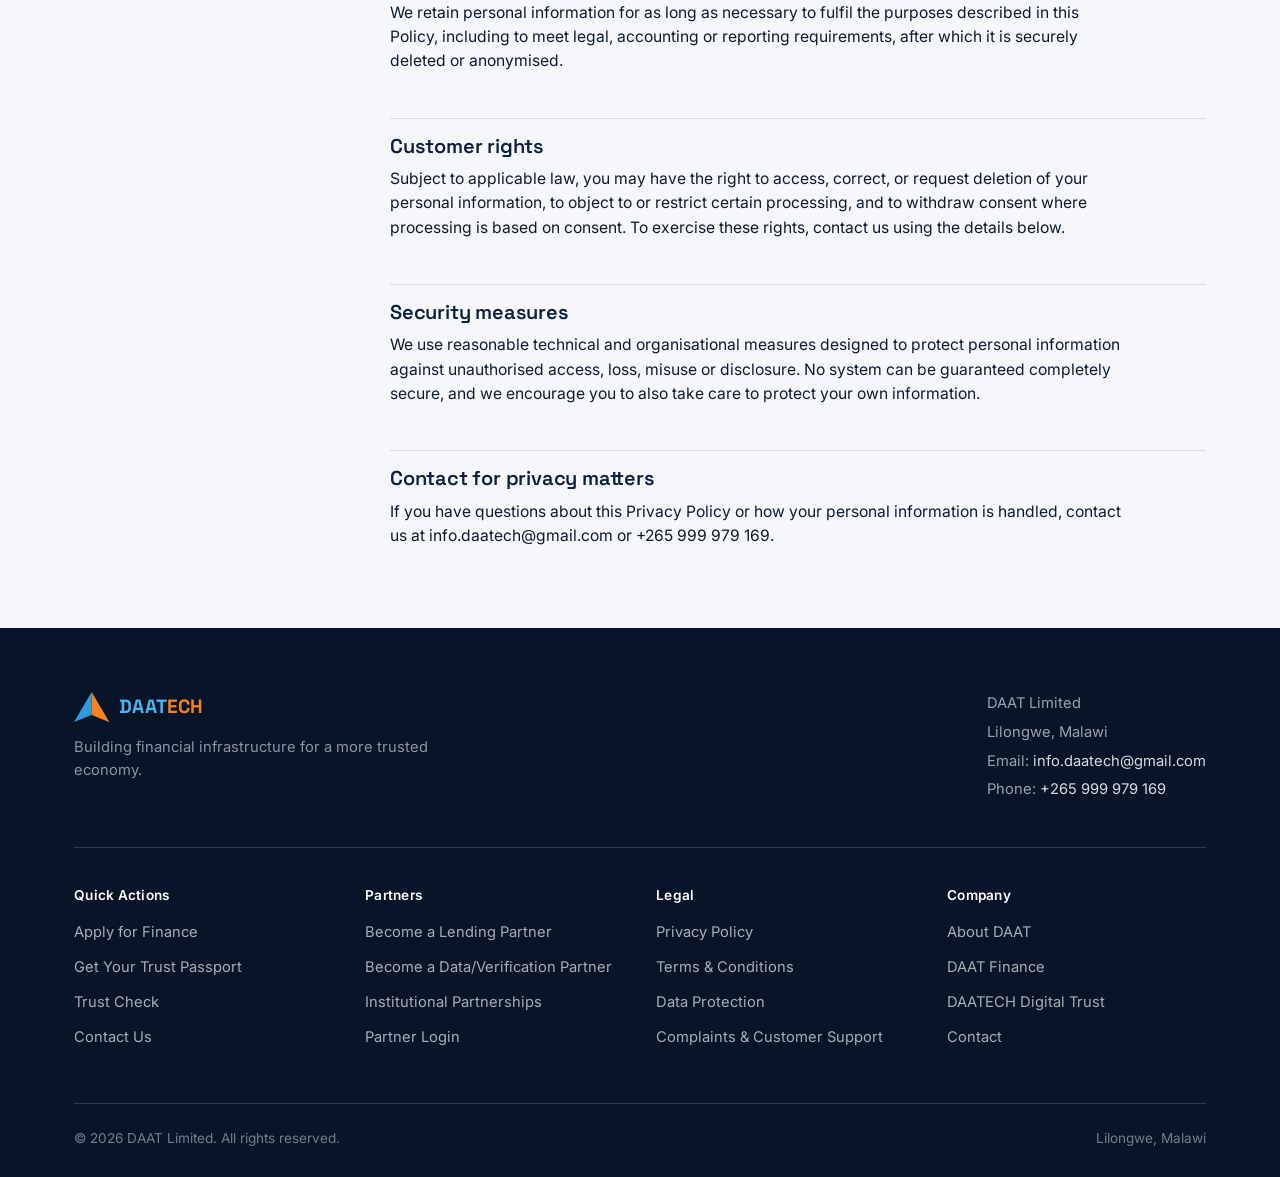
<file: privacy-policy.html>
<!DOCTYPE html>
<html lang="en">
<head>
<meta charset="UTF-8">
<meta name="viewport" content="width=device-width, initial-scale=1.0">
<title>Privacy Policy | DAAT Limited</title>
<meta name="description" content="How DAAT Limited collects, uses, shares and protects personal information.">
<link rel="icon" href="favicon.svg" type="image/svg+xml">
<link rel="icon" href="favicon.ico" sizes="any">
<link rel="apple-touch-icon" href="apple-touch-icon.png">
<link rel="preconnect" href="https://fonts.googleapis.com">
<link rel="preconnect" href="https://fonts.gstatic.com" crossorigin>
<link href="https://fonts.googleapis.com/css2?family=Space+Grotesk:wght@500;600;700&family=Inter:wght@400;500;600;700&display=swap" rel="stylesheet">
<link rel="stylesheet" href="style.css">
</head>
<body>

<a class="visually-hidden" href="#main">Skip to content</a>

<header class="site-header">
  <div class="container">
    <a href="index.html" class="brand">
      <svg class="brand-mark" viewBox="0 0 40 34" xmlns="http://www.w3.org/2000/svg" aria-hidden="true"><polygon points="20,0 0,34 20,26" fill="#2E9BE0"/><polygon points="20,0 40,34 20,26" fill="#F5821F"/></svg><span class="brand-word"><span class="accent-blue">DAAT</span><span class="accent-orange">ECH</span></span>
    </a>
    <nav class="main-nav" id="main-nav">
      <a href="index.html">Home</a>
      <a href="daat-finance.html">DAAT Finance</a>
      <a href="digital-trust.html">Digital Trust</a>
      <a href="about.html">About</a>
      <a href="contact.html">Contact</a>
      <a class="nav-cta" href="daat-finance.html#apply">Apply for Finance</a>
    </nav>
    <button class="nav-toggle" aria-label="Open menu" aria-expanded="false" aria-controls="main-nav">☰</button>
  </div>
</header>

<main id="main">

  <section class="page-hero">
    <div class="container">
      <p class="breadcrumb"><a href="index.html">Home</a> / Privacy Policy</p>
      <p class="kicker">Legal</p>
      <h1>Privacy Policy</h1>
    </div>
  </section>

  <section class="tight">
    <div class="container">
      <div class="legal-layout">
        <aside class="legal-toc">
          <p>On this page</p>
          <ol>
            <li><a href="#collect">Information we collect</a></li>
            <li><a href="#why">Why we collect it</a></li>
            <li><a href="#use">How we use it</a></li>
            <li><a href="#sharing">Data sharing &amp; disclosures</a></li>
            <li><a href="#retention">Data retention</a></li>
            <li><a href="#rights">Your rights</a></li>
            <li><a href="#security">Security measures</a></li>
            <li><a href="#contact">Contact us</a></li>
          </ol>
        </aside>

        <div class="legal-body">
          <p class="legal-updated">Last updated: [Insert date]</p>
          <p>This Privacy Policy explains how DAAT Limited ("DAAT", "we", "us") collects, uses, shares and protects personal information when you use our website, apply for DAAT Finance products, or use DAATECH Digital Trust services. Placeholder text below should be reviewed and finalised by qualified legal counsel before publication.</p>

          <h2 id="collect">What personal information DAAT collects</h2>
          <p>We may collect information you provide directly, such as your name, contact details, identity documents, business information, financial information and any information submitted through an application, a Trust Check or a Trust Passport. We may also collect information automatically, such as device and usage information when you visit our website.</p>

          <h2 id="why">Why it is collected</h2>
          <p>We collect personal information to:</p>
          <ul>
            <li>Assess and process applications for DAAT Finance products</li>
            <li>Verify identity and business standing for DAATECH Digital Trust services</li>
            <li>Manage our relationship with customers, groups and partners</li>
            <li>Meet legal, regulatory and reporting obligations</li>
            <li>Improve and secure our website and services</li>
          </ul>

          <h2 id="use">How information is used</h2>
          <p>Personal information is used for the purposes described above and is not used for purposes incompatible with those purposes unless we have a lawful basis to do so, such as your consent or a legal requirement.</p>

          <h2 id="sharing">Data sharing and permitted disclosures</h2>
          <p>We may share personal information with:</p>
          <ul>
            <li>Lending partners, where relevant to a finance application</li>
            <li>Verification and data partners, where relevant to Digital Trust services and with your consent where required</li>
            <li>Service providers who process data on our behalf</li>
            <li>Regulators and authorities, where required by law</li>
          </ul>
          <p>Where sharing is consent-based, such as under DAATECH Digital Trust, we will seek your consent before sharing your information with a third party.</p>

          <h2 id="retention">Data retention</h2>
          <p>We retain personal information for as long as necessary to fulfil the purposes described in this Policy, including to meet legal, accounting or reporting requirements, after which it is securely deleted or anonymised.</p>

          <h2 id="rights">Customer rights</h2>
          <p>Subject to applicable law, you may have the right to access, correct, or request deletion of your personal information, to object to or restrict certain processing, and to withdraw consent where processing is based on consent. To exercise these rights, contact us using the details below.</p>

          <h2 id="security">Security measures</h2>
          <p>We use reasonable technical and organisational measures designed to protect personal information against unauthorised access, loss, misuse or disclosure. No system can be guaranteed completely secure, and we encourage you to also take care to protect your own information.</p>

          <h2 id="contact">Contact for privacy matters</h2>
          <p>If you have questions about this Privacy Policy or how your personal information is handled, contact us at <a href="mailto:info.daatech@gmail.com">info.daatech@gmail.com</a> or +265 999 979 169.</p>
        </div>
      </div>
    </div>
  </section>

</main>

<footer class="site-footer">
  <div class="container">
    <div class="footer-intro">
      <div class="footer-brand">
        <a href="index.html" class="brand"><svg class="brand-mark" viewBox="0 0 40 34" xmlns="http://www.w3.org/2000/svg" aria-hidden="true"><polygon points="20,0 0,34 20,26" fill="#2E9BE0"/><polygon points="20,0 40,34 20,26" fill="#F5821F"/></svg><span class="brand-word"><span class="accent-blue">DAAT</span><span class="accent-orange">ECH</span></span></a>
        <p>Building financial infrastructure for a more trusted economy.</p>
      </div>
      <div class="footer-contact">
        <p>DAAT Limited</p>
        <p>Lilongwe, Malawi</p>
        <p>Email: <a href="mailto:info.daatech@gmail.com">info.daatech@gmail.com</a></p>
        <p>Phone: <a href="tel:+265999979169">+265 999 979 169</a></p>
      </div>
    </div>

    <div class="footer-columns">
      <div class="footer-col">
        <h4>Quick Actions</h4>
        <ul>
          <li><a href="daat-finance.html#apply">Apply for Finance</a></li>
          <li><a href="digital-trust.html#trust-passport">Get Your Trust Passport</a></li>
          <li><a href="digital-trust.html#trust-check">Trust Check</a></li>
          <li><a href="contact.html">Contact Us</a></li>
        </ul>
      </div>
      <div class="footer-col">
        <h4>Partners</h4>
        <ul>
          <li><a href="contact.html">Become a Lending Partner</a></li>
          <li><a href="contact.html">Become a Data/Verification Partner</a></li>
          <li><a href="contact.html">Institutional Partnerships</a></li>
          <li><a href="contact.html">Partner Login</a></li>
        </ul>
      </div>
      <div class="footer-col">
        <h4>Legal</h4>
        <ul>
          <li><a href="privacy-policy.html" aria-current="page">Privacy Policy</a></li>
          <li><a href="terms-conditions.html">Terms &amp; Conditions</a></li>
          <li><a href="data-protection.html">Data Protection</a></li>
          <li><a href="complaints-support.html">Complaints &amp; Customer Support</a></li>
        </ul>
      </div>
      <div class="footer-col">
        <h4>Company</h4>
        <ul>
          <li><a href="about.html">About DAAT</a></li>
          <li><a href="daat-finance.html">DAAT Finance</a></li>
          <li><a href="digital-trust.html">DAATECH Digital Trust</a></li>
          <li><a href="contact.html">Contact</a></li>
        </ul>
      </div>
    </div>

    <div class="footer-bottom">
      <span>© <span id="year"></span> DAAT Limited. All rights reserved.</span>
      <span>Lilongwe, Malawi</span>
    </div>
  </div>
</footer>

<script src="main.js"></script>
<script>document.getElementById('year').textContent = new Date().getFullYear();</script>
</body>
</html>
</file>
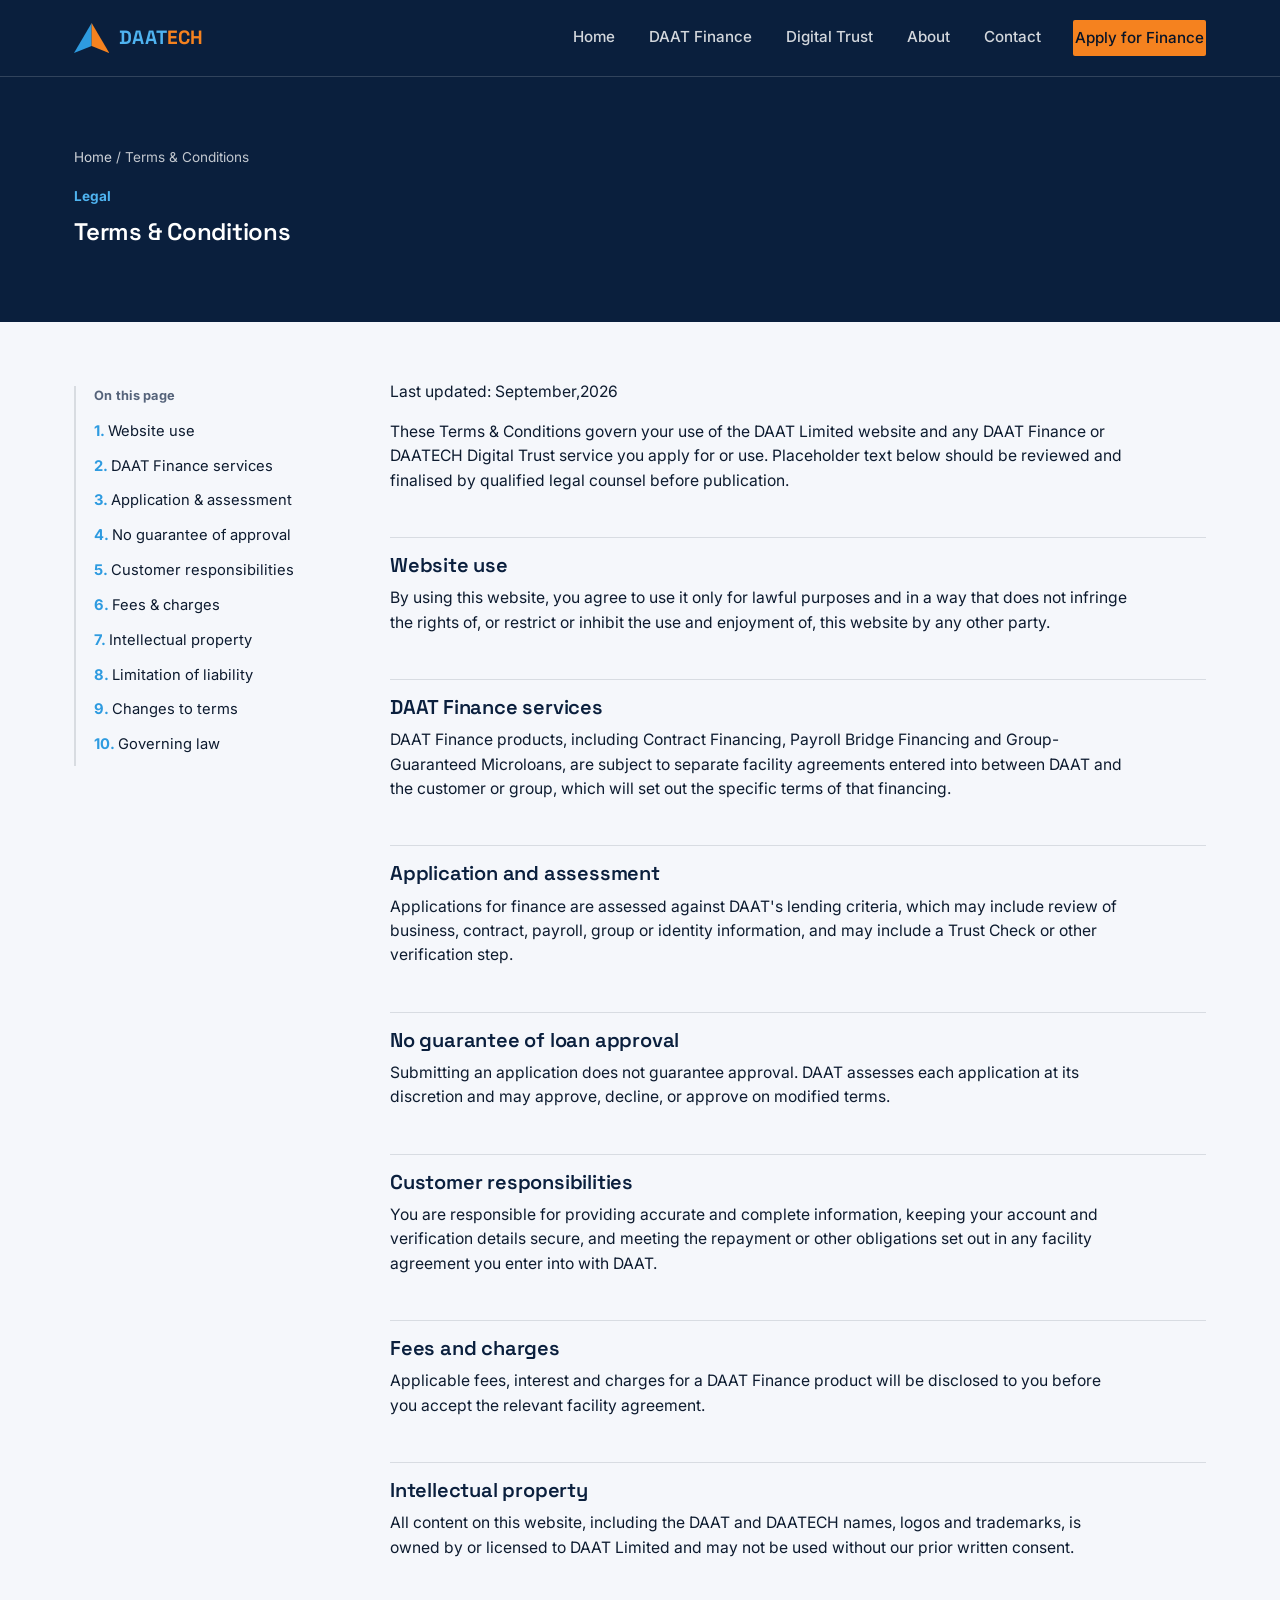
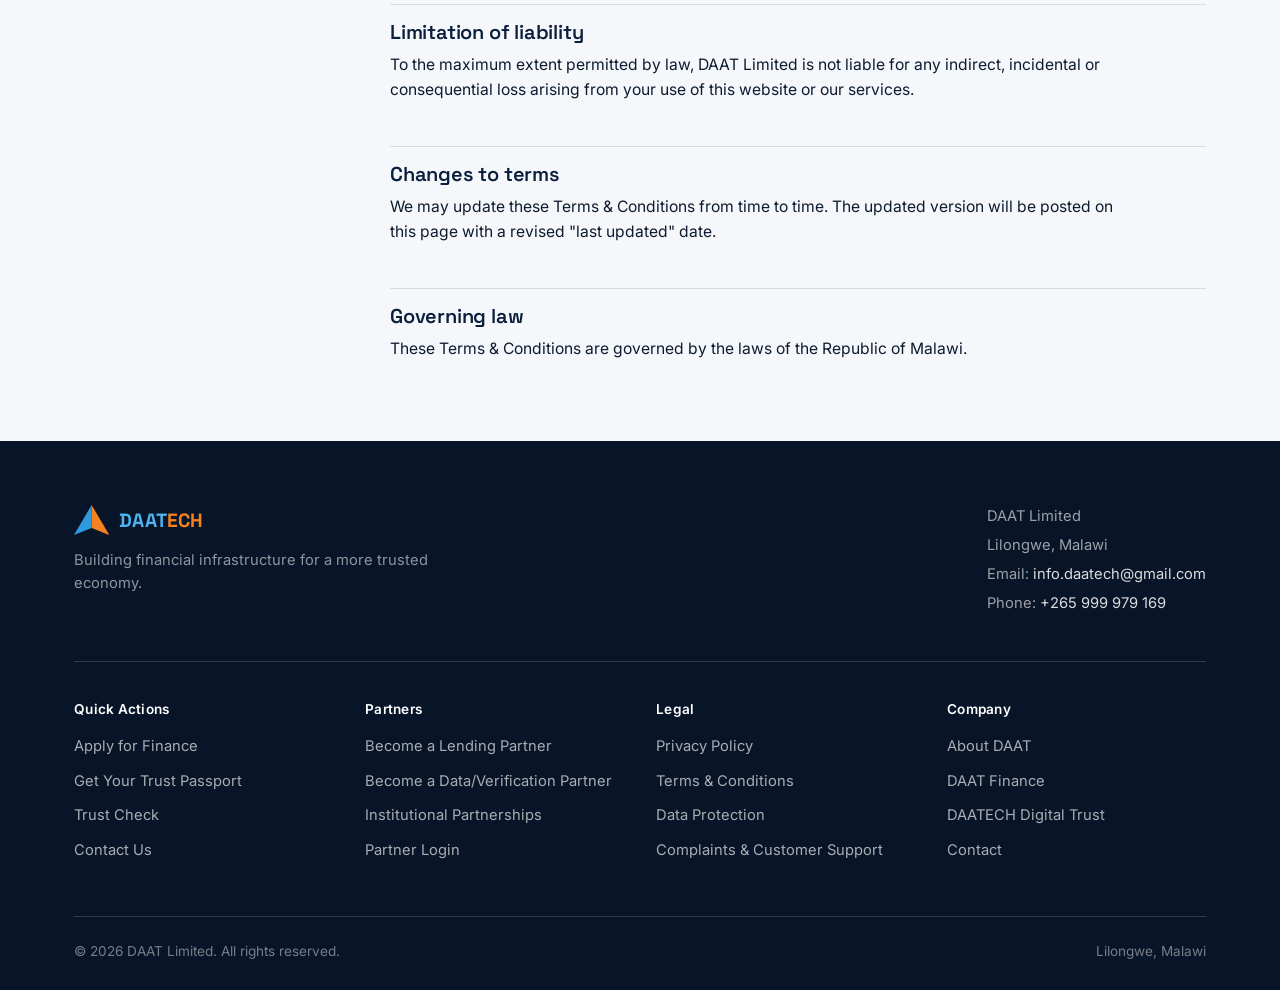
<file: terms-conditions.html>
<!DOCTYPE html>
<html lang="en">
<head>
<meta charset="UTF-8">
<meta name="viewport" content="width=device-width, initial-scale=1.0">
<title>Terms &amp; Conditions | DAAT Limited</title>
<meta name="description" content="The terms and conditions governing use of the DAAT Limited website and DAAT Finance services.">
<link rel="icon" href="favicon.svg" type="image/svg+xml">
<link rel="icon" href="favicon.ico" sizes="any">
<link rel="apple-touch-icon" href="apple-touch-icon.png">
<link rel="preconnect" href="https://fonts.googleapis.com">
<link rel="preconnect" href="https://fonts.gstatic.com" crossorigin>
<link href="https://fonts.googleapis.com/css2?family=Space+Grotesk:wght@500;600;700&family=Inter:wght@400;500;600;700&display=swap" rel="stylesheet">
<link rel="stylesheet" href="style.css">
</head>
<body>

<a class="visually-hidden" href="#main">Skip to content</a>

<header class="site-header">
  <div class="container">
    <a href="index.html" class="brand">
      <svg class="brand-mark" viewBox="0 0 40 34" xmlns="http://www.w3.org/2000/svg" aria-hidden="true"><polygon points="20,0 0,34 20,26" fill="#2E9BE0"/><polygon points="20,0 40,34 20,26" fill="#F5821F"/></svg><span class="brand-word"><span class="accent-blue">DAAT</span><span class="accent-orange">ECH</span></span>
    </a>
    <nav class="main-nav" id="main-nav">
      <a href="index.html">Home</a>
      <a href="daat-finance.html">DAAT Finance</a>
      <a href="digital-trust.html">Digital Trust</a>
      <a href="about.html">About</a>
      <a href="contact.html">Contact</a>
      <a class="nav-cta" href="daat-finance.html#apply">Apply for Finance</a>
    </nav>
    <button class="nav-toggle" aria-label="Open menu" aria-expanded="false" aria-controls="main-nav">☰</button>
  </div>
</header>

<main id="main">

  <section class="page-hero">
    <div class="container">
      <p class="breadcrumb"><a href="index.html">Home</a> / Terms &amp; Conditions</p>
      <p class="kicker">Legal</p>
      <h1>Terms &amp; Conditions</h1>
    </div>
  </section>

  <section class="tight">
    <div class="container">
      <div class="legal-layout">
        <aside class="legal-toc">
          <p>On this page</p>
          <ol>
            <li><a href="#use">Website use</a></li>
            <li><a href="#finance">DAAT Finance services</a></li>
            <li><a href="#assessment">Application &amp; assessment</a></li>
            <li><a href="#guarantee">No guarantee of approval</a></li>
            <li><a href="#responsibilities">Customer responsibilities</a></li>
            <li><a href="#fees">Fees &amp; charges</a></li>
            <li><a href="#ip">Intellectual property</a></li>
            <li><a href="#liability">Limitation of liability</a></li>
            <li><a href="#changes">Changes to terms</a></li>
            <li><a href="#law">Governing law</a></li>
          </ol>
        </aside>

        <div class="legal-body">
          <p class="legal-updated">Last updated: September,2026</p>
          <p>These Terms &amp; Conditions govern your use of the DAAT Limited website and any DAAT Finance or DAATECH Digital Trust service you apply for or use. Placeholder text below should be reviewed and finalised by qualified legal counsel before publication.</p>

          <h2 id="use">Website use</h2>
          <p>By using this website, you agree to use it only for lawful purposes and in a way that does not infringe the rights of, or restrict or inhibit the use and enjoyment of, this website by any other party.</p>

          <h2 id="finance">DAAT Finance services</h2>
          <p>DAAT Finance products, including Contract Financing, Payroll Bridge Financing and Group-Guaranteed Microloans, are subject to separate facility agreements entered into between DAAT and the customer or group, which will set out the specific terms of that financing.</p>

          <h2 id="assessment">Application and assessment</h2>
          <p>Applications for finance are assessed against DAAT's lending criteria, which may include review of business, contract, payroll, group or identity information, and may include a Trust Check or other verification step.</p>

          <h2 id="guarantee">No guarantee of loan approval</h2>
          <p>Submitting an application does not guarantee approval. DAAT assesses each application at its discretion and may approve, decline, or approve on modified terms.</p>

          <h2 id="responsibilities">Customer responsibilities</h2>
          <p>You are responsible for providing accurate and complete information, keeping your account and verification details secure, and meeting the repayment or other obligations set out in any facility agreement you enter into with DAAT.</p>

          <h2 id="fees">Fees and charges</h2>
          <p>Applicable fees, interest and charges for a DAAT Finance product will be disclosed to you before you accept the relevant facility agreement.</p>

          <h2 id="ip">Intellectual property</h2>
          <p>All content on this website, including the DAAT and DAATECH names, logos and trademarks, is owned by or licensed to DAAT Limited and may not be used without our prior written consent.</p>

          <h2 id="liability">Limitation of liability</h2>
          <p>To the maximum extent permitted by law, DAAT Limited is not liable for any indirect, incidental or consequential loss arising from your use of this website or our services.</p>

          <h2 id="changes">Changes to terms</h2>
          <p>We may update these Terms &amp; Conditions from time to time. The updated version will be posted on this page with a revised "last updated" date.</p>

          <h2 id="law">Governing law</h2>
          <p>These Terms &amp; Conditions are governed by the laws of the Republic of Malawi.</p>
        </div>
      </div>
    </div>
  </section>

</main>

<footer class="site-footer">
  <div class="container">
    <div class="footer-intro">
      <div class="footer-brand">
        <a href="index.html" class="brand"><svg class="brand-mark" viewBox="0 0 40 34" xmlns="http://www.w3.org/2000/svg" aria-hidden="true"><polygon points="20,0 0,34 20,26" fill="#2E9BE0"/><polygon points="20,0 40,34 20,26" fill="#F5821F"/></svg><span class="brand-word"><span class="accent-blue">DAAT</span><span class="accent-orange">ECH</span></span></a>
        <p>Building financial infrastructure for a more trusted economy.</p>
      </div>
      <div class="footer-contact">
        <p>DAAT Limited</p>
        <p>Lilongwe, Malawi</p>
        <p>Email: <a href="mailto:info.daatech@gmail.com">info.daatech@gmail.com</a></p>
        <p>Phone: <a href="tel:+265999979169">+265 999 979 169</a></p>
      </div>
    </div>

    <div class="footer-columns">
      <div class="footer-col">
        <h4>Quick Actions</h4>
        <ul>
          <li><a href="daat-finance.html#apply">Apply for Finance</a></li>
          <li><a href="digital-trust.html#trust-passport">Get Your Trust Passport</a></li>
          <li><a href="digital-trust.html#trust-check">Trust Check</a></li>
          <li><a href="contact.html">Contact Us</a></li>
        </ul>
      </div>
      <div class="footer-col">
        <h4>Partners</h4>
        <ul>
          <li><a href="contact.html">Become a Lending Partner</a></li>
          <li><a href="contact.html">Become a Data/Verification Partner</a></li>
          <li><a href="contact.html">Institutional Partnerships</a></li>
          <li><a href="contact.html">Partner Login</a></li>
        </ul>
      </div>
      <div class="footer-col">
        <h4>Legal</h4>
        <ul>
          <li><a href="privacy-policy.html">Privacy Policy</a></li>
          <li><a href="terms-conditions.html" aria-current="page">Terms &amp; Conditions</a></li>
          <li><a href="data-protection.html">Data Protection</a></li>
          <li><a href="complaints-support.html">Complaints &amp; Customer Support</a></li>
        </ul>
      </div>
      <div class="footer-col">
        <h4>Company</h4>
        <ul>
          <li><a href="about.html">About DAAT</a></li>
          <li><a href="daat-finance.html">DAAT Finance</a></li>
          <li><a href="digital-trust.html">DAATECH Digital Trust</a></li>
          <li><a href="contact.html">Contact</a></li>
        </ul>
      </div>
    </div>

    <div class="footer-bottom">
      <span>© <span id="year"></span> DAAT Limited. All rights reserved.</span>
      <span>Lilongwe, Malawi</span>
    </div>
  </div>
</footer>

<script src="main.js"></script>
<script>document.getElementById('year').textContent = new Date().getFullYear();</script>
</body>
</html>
</file>
<file: style.css>
/* =========================================================
   DAAT / DAATECH — Design tokens
   Palette drawn from the DAATECH mark: navy field, a
   blue-to-orange peak, set against clean paper sections.
   ========================================================= */

:root {
  --navy-900: #081428;
  --navy-800: #0a1f3d;
  --navy-700: #10294d;
  --blue-500: #2e9be0;
  --blue-400: #4fb3f0;
  --orange-500: #f5821f;
  --orange-400: #ff9a3d;
  --paper: #f5f7fb;
  --paper-dim: #eaeef6;
  --ink: #0d1b2f;
  --slate: #55637a;
  --slate-light: #8592a8;
  --white: #ffffff;
  --line: rgba(13, 27, 47, 0.12);
  --line-on-navy: rgba(255, 255, 255, 0.16);

  --font-display: "Space Grotesk", "Segoe UI", Arial, sans-serif;
  --font-body: "Inter", "Segoe UI", Arial, sans-serif;

  --max-width: 1180px;
  --radius: 2px;
}

/* =========================================================
   Reset
   ========================================================= */
* { box-sizing: border-box; }
html { scroll-behavior: smooth; }

@media (prefers-reduced-motion: reduce) {
  html { scroll-behavior: auto; }
  *, *::before, *::after {
    animation-duration: 0.001ms !important;
    animation-iteration-count: 1 !important;
    transition-duration: 0.001ms !important;
    scroll-behavior: auto !important;
  }
}

body {
  margin: 0;
  font-family: var(--font-body);
  color: var(--ink);
  background: var(--paper);
  -webkit-font-smoothing: antialiased;
  line-height: 1.55;
}

img { max-width: 100%; display: block; }

h1, h2, h3, h4 {
  font-family: var(--font-display);
  color: var(--navy-800);
  line-height: 1.12;
  margin: 0 0 0.5em;
  font-weight: 600;
  letter-spacing: -0.01em;
}

p { margin: 0 0 1em; max-width: 62ch; }

a { color: inherit; text-decoration: none; }

ul { padding-left: 1.2em; }
li { margin-bottom: 0.5em; }

:focus-visible {
  outline: 2px solid var(--orange-500);
  outline-offset: 2px;
}

.container {
  max-width: var(--max-width);
  margin: 0 auto;
  padding: 0 24px;
}

.visually-hidden {
  position: absolute;
  width: 1px; height: 1px;
  overflow: hidden;
  clip: rect(0 0 0 0);
  white-space: nowrap;
}

/* =========================================================
   Header / Nav
   ========================================================= */
.site-header {
  background: var(--navy-800);
  border-bottom: 1px solid var(--line-on-navy);
  position: sticky;
  top: 0;
  z-index: 40;
}

.site-header .container {
  display: flex;
  align-items: center;
  justify-content: space-between;
  height: 76px;
}

.brand {
  display: flex;
  align-items: center;
  gap: 10px;
  font-family: var(--font-display);
  font-weight: 700;
  font-size: 1.15rem;
  color: var(--white);
}

.brand-mark { height: 30px; width: auto; flex-shrink: 0; }
.brand-word {
  font-family: var(--font-display);
  font-weight: 700;
  font-size: 1.2rem;
  letter-spacing: 0.01em;
}
.brand-word .accent-blue { color: var(--blue-400); }
.brand-word .accent-orange { color: var(--orange-500); }

.main-nav {
  display: flex;
  align-items: center;
  gap: 30px;
}

.main-nav a {
  color: rgba(255,255,255,0.82);
  font-size: 0.95rem;
  font-weight: 500;
  padding: 6px 2px;
  border-bottom: 2px solid transparent;
  transition: color 0.15s ease, border-color 0.15s ease;
}

.main-nav a:hover,
.main-nav a[aria-current="page"] {
  color: var(--white);
  border-bottom-color: var(--orange-500);
}

.nav-cta {
  display: inline-flex;
  align-items: center;
  gap: 8px;
  background: var(--orange-500);
  color: var(--navy-900) !important;
  font-weight: 600;
  padding: 10px 18px;
  border-radius: var(--radius);
  border-bottom: none !important;
  transition: background 0.15s ease;
}
.nav-cta:hover { background: var(--orange-400); }

.nav-toggle {
  display: none;
  background: none;
  border: 1px solid var(--line-on-navy);
  color: var(--white);
  width: 42px;
  height: 42px;
  border-radius: var(--radius);
  font-size: 1.1rem;
  cursor: pointer;
}

@media (max-width: 860px) {
  .nav-toggle { display: block; }
  .main-nav {
    position: absolute;
    top: 76px;
    left: 0;
    right: 0;
    background: var(--navy-800);
    flex-direction: column;
    align-items: flex-start;
    gap: 0;
    padding: 8px 24px 20px;
    border-bottom: 1px solid var(--line-on-navy);
    display: none;
  }
  .main-nav.is-open { display: flex; }
  .main-nav a { width: 100%; padding: 12px 0; border-bottom: 1px solid var(--line-on-navy); }
  .nav-cta { margin-top: 10px; justify-content: center; }
}

/* =========================================================
   Hero — echoes the mark's peak with a clipped triangle panel
   ========================================================= */
.hero {
  background: var(--navy-800);
  color: var(--white);
  position: relative;
  overflow: hidden;
}

.hero .container {
  display: grid;
  grid-template-columns: 1.15fr 0.85fr;
  gap: 40px;
  align-items: center;
  padding-top: 72px;
  padding-bottom: 88px;
}

.hero-eyebrow {
  color: var(--blue-400);
  font-weight: 600;
  font-size: 0.95rem;
  margin-bottom: 14px;
}

.hero h1 {
  color: var(--white);
  font-size: clamp(2.1rem, 4vw, 3.1rem);
  max-width: 18ch;
}
.hero h1 br { display: block; content: ""; }

.hero p.lede {
  color: rgba(255,255,255,0.78);
  font-size: 1.08rem;
  max-width: 46ch;
}

.hero-actions {
  display: flex;
  gap: 14px;
  flex-wrap: wrap;
  margin-top: 28px;
}

.hero-foot {
  margin-top: 30px;
  color: rgba(255,255,255,0.55);
  font-size: 0.92rem;
}

.hero-peak {
  width: 100%;
  aspect-ratio: 1 / 0.82;
  position: relative;
}

.hero-peak svg { width: 100%; height: 100%; }

.peak-draw {
  stroke-dasharray: 900;
  stroke-dashoffset: 900;
  animation: draw-peak 1.4s ease forwards 0.2s;
}
@keyframes draw-peak { to { stroke-dashoffset: 0; } }
@media (prefers-reduced-motion: reduce) {
  .peak-draw { animation: none; stroke-dashoffset: 0; }
}

@media (max-width: 860px) {
  .hero .container { grid-template-columns: 1fr; padding-top: 48px; padding-bottom: 48px; }
  .hero-peak { max-width: 280px; margin: 0 auto; }
}

/* =========================================================
   Buttons
   ========================================================= */
.btn {
  display: inline-flex;
  align-items: center;
  gap: 8px;
  font-weight: 600;
  font-size: 0.98rem;
  padding: 13px 22px;
  border-radius: var(--radius);
  border: 1px solid transparent;
  cursor: pointer;
  transition: background 0.15s ease, border-color 0.15s ease, color 0.15s ease;
}

.btn-primary {
  background: var(--orange-500);
  color: var(--navy-900);
}
.btn-primary:hover { background: var(--orange-400); }

.btn-outline {
  background: transparent;
  color: var(--white);
  border-color: rgba(255,255,255,0.4);
}
.btn-outline:hover { border-color: var(--white); background: rgba(255,255,255,0.08); }

.btn-outline-dark {
  background: transparent;
  color: var(--navy-800);
  border-color: var(--line);
}
.btn-outline-dark:hover { border-color: var(--navy-800); }

.btn-link {
  color: var(--blue-500);
  font-weight: 600;
  border-bottom: 2px solid transparent;
  padding: 2px 0;
}
.btn-link:hover { border-bottom-color: var(--blue-500); }

/* =========================================================
   Sections
   ========================================================= */
section { padding: 88px 0; }
section.tight { padding: 64px 0; }

.section-head { max-width: 62ch; margin-bottom: 48px; }
.section-head .kicker {
  color: var(--orange-500);
  font-weight: 700;
  font-size: 0.85rem;
  margin-bottom: 10px;
}

.bg-navy { background: var(--navy-800); color: var(--white); }
.bg-navy h2, .bg-navy h3 { color: var(--white); }
.bg-navy p { color: rgba(255,255,255,0.75); }
.bg-paper-dim { background: var(--paper-dim); }

/* =========================================================
   Two-service split
   ========================================================= */
.service-split {
  display: grid;
  grid-template-columns: 1fr 1fr;
  gap: 1px;
  background: var(--line);
  border: 1px solid var(--line);
}

.service-panel {
  background: var(--white);
  padding: 44px 40px;
  position: relative;
}

.service-panel .mark {
  width: 34px;
  height: 34px;
  margin-bottom: 22px;
}

.service-panel h3 { font-size: 1.5rem; }

.service-panel .accent-blue { color: var(--blue-500); }
.service-panel .accent-orange { color: var(--orange-500); }

.service-group {
  margin-top: 26px;
  padding-top: 20px;
  border-top: 1px solid var(--line);
}
.service-group h4 {
  font-family: var(--font-body);
  font-size: 0.82rem;
  font-weight: 700;
  letter-spacing: 0.02em;
  color: var(--slate);
  margin-bottom: 10px;
}
.service-group ul { list-style: none; padding-left: 0; margin: 0; }
.service-group li {
  padding-left: 20px;
  position: relative;
  color: var(--ink);
  font-size: 0.97rem;
}
.service-group li::before {
  content: "";
  position: absolute;
  left: 0; top: 9px;
  width: 8px; height: 8px;
  clip-path: polygon(50% 0, 100% 100%, 0 100%);
}
.service-panel.blue-line li::before { background: var(--blue-500); }
.service-panel.orange-line li::before { background: var(--orange-500); }

.service-panel .btn-link { display: inline-block; margin-top: 26px; }

@media (max-width: 780px) {
  .service-split { grid-template-columns: 1fr; }
}

/* =========================================================
   Connector section (Finance + Digital Trust)
   ========================================================= */
.connector {
  display: grid;
  grid-template-columns: 1fr 40px 1fr;
  gap: 0;
  align-items: stretch;
}

.connector-card {
  border: 1px solid var(--line-on-navy);
  border-top: 2px solid var(--blue-500);
  padding: 28px 30px;
  background: rgba(255,255,255,0.04);
}
.connector-card:last-child { border-top-color: var(--orange-500); }
.connector-card h4 {
  font-family: var(--font-body);
  color: var(--white);
  font-size: 1rem;
  margin-bottom: 8px;
}
.connector-card p { color: rgba(255,255,255,0.72); margin-bottom: 0; }

.connector-link {
  display: flex;
  align-items: center;
  justify-content: center;
}
.connector-link svg { width: 40px; height: 16px; }

.benefit-grid {
  display: grid;
  grid-template-columns: 1fr 1fr;
  gap: 24px;
}
@media (max-width: 780px) {
  .benefit-grid { grid-template-columns: 1fr; }
}

@media (max-width: 780px) {
  .connector { grid-template-columns: 1fr; }
  .connector-link { transform: rotate(90deg); padding: 6px 0; }
}

.trust-strip {
  margin-top: 40px;
  padding-top: 28px;
  border-top: 1px solid var(--line-on-navy);
  font-family: var(--font-display);
  font-weight: 600;
  color: var(--white);
  font-size: 1.15rem;
  letter-spacing: 0.01em;
}
.trust-strip .sep { color: var(--orange-500); margin: 0 14px; font-weight: 400; }

/* =========================================================
   About
   ========================================================= */
.about-grid {
  display: grid;
  grid-template-columns: 0.9fr 1.1fr;
  gap: 56px;
  align-items: center;
}
.about-figure {
  border: 1px solid var(--line);
  background: var(--navy-800);
  aspect-ratio: 4/3;
  display: flex;
  align-items: center;
  justify-content: center;
  padding: 40px;
}
.about-figure img { width: 100%; }
.about-figure svg { width: 70%; max-width: 240px; }
.about-figure .caption {
  position: absolute;
  bottom: 20px;
  left: 0; right: 0;
  text-align: center;
  color: rgba(255,255,255,0.4);
  font-size: 0.78rem;
  letter-spacing: 0.02em;
}
.about-figure { position: relative; flex-direction: column; }

@media (max-width: 860px) {
  .about-grid { grid-template-columns: 1fr; }
}

/* =========================================================
   CTA band
   ========================================================= */
.cta-band {
  background: var(--navy-800);
  color: var(--white);
  padding: 72px 0;
}
.cta-band .container {
  display: flex;
  justify-content: space-between;
  align-items: center;
  gap: 30px;
  flex-wrap: wrap;
}
.cta-band h2 { color: var(--white); margin-bottom: 6px; max-width: 20ch; }
.cta-band p { color: rgba(255,255,255,0.72); margin-bottom: 0; }
.cta-band-actions { display: flex; gap: 14px; flex-wrap: wrap; }

/* =========================================================
   Generic content pages (Finance / Trust / About / legal)
   ========================================================= */
.page-hero {
  background: var(--navy-800);
  color: var(--white);
  padding: 56px 0 64px;
}
.page-hero .kicker {
  color: var(--blue-400);
  font-weight: 700;
  font-size: 0.85rem;
  margin-bottom: 12px;
}
.page-hero h1 { color: var(--white); max-width: 22ch; }
.page-hero p { color: rgba(255,255,255,0.75); max-width: 56ch; margin-top: 14px; }

.breadcrumb {
  font-size: 0.85rem;
  color: rgba(255,255,255,0.55);
  margin-bottom: 18px;
}
.breadcrumb a { color: rgba(255,255,255,0.8); }
.breadcrumb a:hover { color: var(--white); }

.card-grid {
  display: grid;
  grid-template-columns: repeat(3, 1fr);
  gap: 16px;
}
.card-grid.cols-2 { grid-template-columns: repeat(2, 1fr); }
.feature-card.span-full { grid-column: 1 / -1; }

.feature-card {
  background: var(--white);
  border: 1px solid var(--line);
  padding: 32px 28px;
}
.feature-card .tri {
  width: 28px; height: 24px;
  margin-bottom: 18px;
  display: block;
}
.feature-card h3 { font-size: 1.12rem; margin-bottom: 8px; }
.feature-card p { font-size: 0.95rem; color: var(--slate); margin-bottom: 0; }

@media (max-width: 900px) {
  .card-grid, .card-grid.cols-2 { grid-template-columns: 1fr; }
}

.process-list {
  counter-reset: step;
  list-style: none;
  padding: 0;
  margin: 0;
  max-width: 70ch;
}
.process-list li {
  counter-increment: step;
  position: relative;
  padding: 22px 0 22px 56px;
  border-top: 1px solid var(--line);
}
.process-list li:last-child { border-bottom: 1px solid var(--line); }
.process-list li::before {
  content: counter(step, decimal-leading-zero);
  position: absolute;
  left: 0; top: 20px;
  font-family: var(--font-display);
  font-weight: 600;
  color: var(--blue-500);
  font-size: 1rem;
}
.process-list h4 { margin-bottom: 4px; font-family: var(--font-body); font-size: 1.02rem; color: var(--ink); }
.process-list p { margin-bottom: 0; color: var(--slate); font-size: 0.95rem; }

.note-box {
  border-left: 3px solid var(--orange-500);
  background: var(--paper-dim);
  padding: 20px 24px;
  margin: 32px 0;
  font-size: 0.95rem;
  color: var(--ink);
}
.note-box p { margin: 0; max-width: none; }

/* =========================================================
   Legal / long-form content pages
   ========================================================= */
.legal-layout {
  display: grid;
  grid-template-columns: 260px 1fr;
  gap: 56px;
  align-items: start;
}
.legal-toc {
  position: sticky;
  top: 96px;
  border-left: 2px solid var(--line);
  padding-left: 18px;
}
.legal-toc p {
  font-weight: 700;
  font-size: 0.8rem;
  letter-spacing: 0.02em;
  color: var(--slate);
  margin-bottom: 12px;
}
.legal-toc ol {
  list-style: none;
  padding: 0;
  margin: 0;
  counter-reset: toc;
}
.legal-toc li { counter-increment: toc; margin-bottom: 10px; }
.legal-toc a {
  font-size: 0.92rem;
  color: var(--ink);
}
.legal-toc a::before {
  content: counter(toc) ". ";
  color: var(--blue-500);
  font-weight: 700;
}
.legal-toc a:hover { color: var(--blue-500); }

.legal-body h2 {
  font-size: 1.25rem;
  margin-top: 44px;
  padding-top: 16px;
  border-top: 1px solid var(--line);
}
.legal-body h2:first-child { margin-top: 0; padding-top: 0; border-top: none; }
.legal-body p, .legal-body li { color: var(--ink); font-size: 0.98rem; max-width: 74ch; }
.legal-body ul { margin-bottom: 1.2em; }
.legal-updated {
  color: var(--slate);
  font-size: 0.9rem;
  margin-top: -6px;
}

@media (max-width: 900px) {
  .legal-layout { grid-template-columns: 1fr; }
  .legal-toc { position: static; border-left: none; padding-left: 0; border-top: 1px solid var(--line); padding-top: 18px; }
}

/* =========================================================
   Contact page
   ========================================================= */
.contact-grid {
  display: grid;
  grid-template-columns: 1fr 1fr;
  gap: 56px;
}
.contact-detail {
  display: flex;
  gap: 16px;
  padding: 18px 0;
  border-top: 1px solid var(--line);
}
.contact-detail:last-child { border-bottom: 1px solid var(--line); }
.contact-detail .label { font-weight: 700; font-size: 0.82rem; color: var(--slate); width: 90px; flex-shrink: 0; }
.contact-detail .value a { color: var(--blue-500); }

.form-field { margin-bottom: 20px; }
.form-field label {
  display: block;
  font-size: 0.88rem;
  font-weight: 600;
  margin-bottom: 6px;
  color: var(--ink);
}
.form-field input,
.form-field select,
.form-field textarea {
  width: 100%;
  padding: 12px 14px;
  border: 1px solid var(--line);
  background: var(--white);
  border-radius: var(--radius);
  font-family: var(--font-body);
  font-size: 0.95rem;
  color: var(--ink);
}
.form-field textarea { resize: vertical; min-height: 120px; }
.form-field input:focus, .form-field select:focus, .form-field textarea:focus {
  outline: 2px solid var(--blue-500);
  outline-offset: 1px;
  border-color: var(--blue-500);
}
.form-note { font-size: 0.85rem; color: var(--slate-light); margin-top: 16px; }

.bg-navy .form-field label { color: rgba(255,255,255,0.85); }
.bg-navy .form-note { color: rgba(255,255,255,0.5); }

.apply-form { max-width: 720px; }
.apply-fields {
  display: grid;
  grid-template-columns: 1fr 1fr;
  gap: 0 24px;
}
.apply-fields .span-2 { grid-column: 1 / -1; }
.apply-fields button { grid-column: 1 / -1; justify-self: start; }
@media (max-width: 620px) {
  .apply-fields { grid-template-columns: 1fr; }
}

@media (max-width: 860px) {
  .contact-grid { grid-template-columns: 1fr; }
}

/* =========================================================
   Footer
   ========================================================= */
.site-footer {
  background: var(--navy-900);
  color: rgba(255,255,255,0.7);
  padding: 64px 0 28px;
}
.footer-intro {
  display: flex;
  justify-content: space-between;
  align-items: flex-start;
  gap: 32px;
  flex-wrap: wrap;
  padding-bottom: 40px;
  border-bottom: 1px solid var(--line-on-navy);
}
.footer-brand .brand { color: var(--white); margin-bottom: 14px; }
.footer-brand p { color: rgba(255,255,255,0.55); font-size: 0.92rem; max-width: 40ch; }
.footer-contact { font-size: 0.92rem; color: rgba(255,255,255,0.6); }
.footer-contact p { margin: 0 0 6px; color: rgba(255,255,255,0.6); }
.footer-contact a { color: rgba(255,255,255,0.85); }
.footer-contact a:hover { color: var(--white); }

.footer-columns {
  display: grid;
  grid-template-columns: repeat(4, 1fr);
  gap: 32px;
  padding: 40px 0 44px;
  border-bottom: 1px solid var(--line-on-navy);
}
.footer-col h4 {
  font-family: var(--font-body);
  color: var(--white);
  font-size: 0.85rem;
  letter-spacing: 0.02em;
  margin-bottom: 16px;
}
.footer-col ul { list-style: none; padding: 0; margin: 0; }
.footer-col li { margin-bottom: 10px; }
.footer-col a { color: rgba(255,255,255,0.65); font-size: 0.92rem; }
.footer-col a:hover { color: var(--white); }

.footer-bottom {
  display: flex;
  justify-content: space-between;
  align-items: center;
  flex-wrap: wrap;
  gap: 12px;
  padding-top: 24px;
  font-size: 0.85rem;
  color: rgba(255,255,255,0.45);
}

@media (max-width: 860px) {
  .footer-columns { grid-template-columns: 1fr 1fr; }
  .footer-intro { flex-direction: column; }
}
@media (max-width: 540px) {
  .footer-columns { grid-template-columns: 1fr; }
}
</file>
